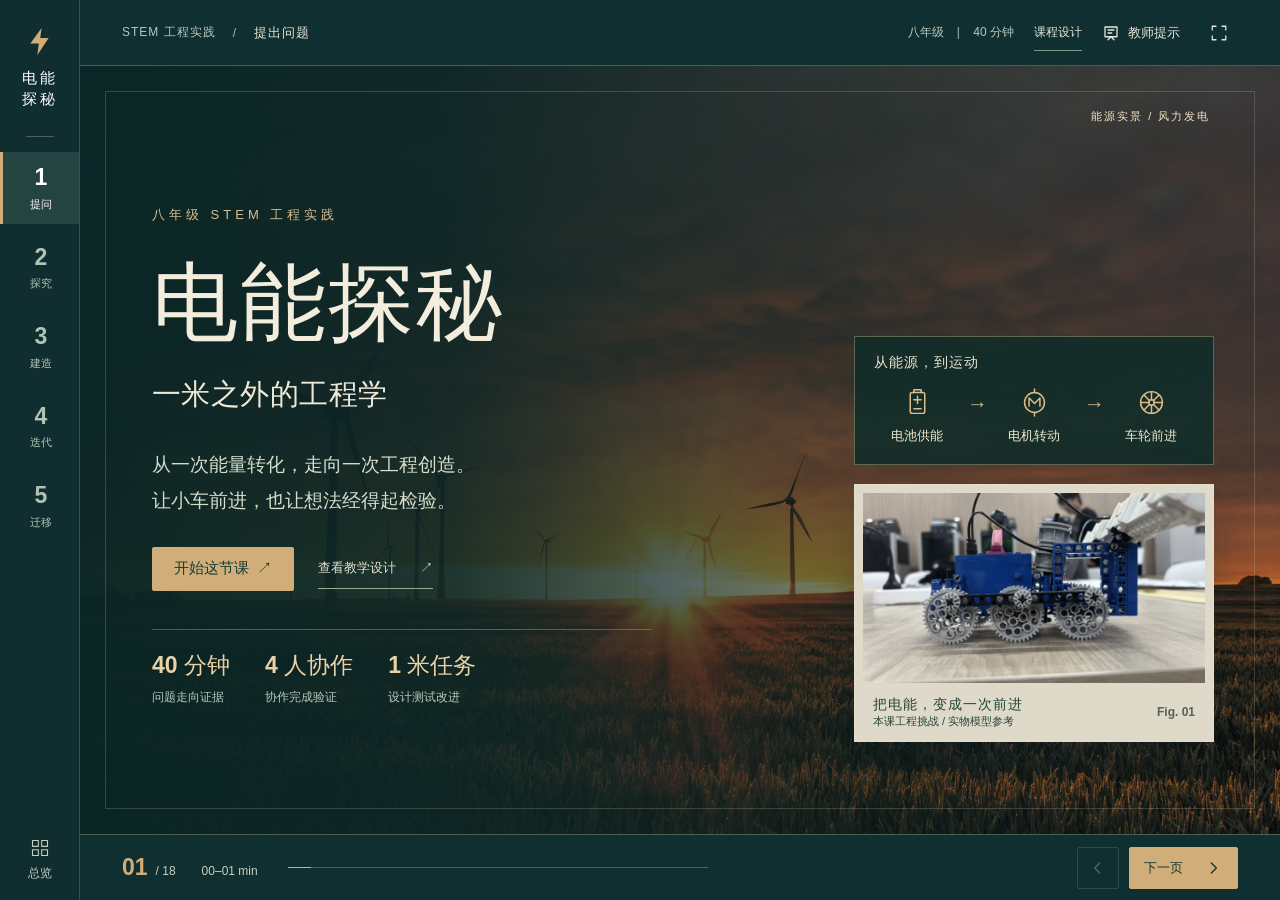
<file: index.html>
<!doctype html>
<html lang="zh-CN">
<head>
  <meta charset="UTF-8">
  <meta name="viewport" content="width=device-width,initial-scale=1">
  <meta name="theme-color" content="#10263e">
  <meta name="description" content="面向八年级的40分钟电能STEM工程实践课：理解能量、设计小车、实测比较、基于证据改进。">
  <title>电能探秘 — 一米之外的工程学</title>
  <link rel="icon" href="favicon.svg" type="image/svg+xml">
  <link rel="stylesheet" href="style.css">
  <link rel="stylesheet" href="editorial.css">
  <script src="app.js" defer></script>
  <script src="editorial.js" defer></script>
<link rel="stylesheet" href="typography.css"><link rel="stylesheet" href="hero-layout.css"></head>
<body>
  <a href="#stage" class="skip">跳到课件内容</a>
  <div class="app">
    <aside class="rail" aria-label="课程导航">
      <a class="brand" href="#1" aria-label="电能探秘首页"><svg viewBox="0 0 44 44" aria-hidden="true"><path d="M25 3 9 25h12l-2 16 16-24H23z"/></svg><span>电能<br>探秘</span></a>
      <div class="rail-line"></div>
      <nav id="chapters"></nav>
      <button id="overviewBtn" class="rail-bottom" aria-label="打开全部课件目录"><svg viewBox="0 0 24 24" aria-hidden="true"><path d="M3 3h7v7H3zM14 3h7v7h-7zM3 14h7v7H3zM14 14h7v7h-7z"/></svg><span>总览</span></button>
    </aside>
    <div class="workspace">
      <header class="topbar">
        <div class="breadcrumb"><span>STEM 工程实践</span><span class="slash">/</span><strong id="chapterLabel">提出问题</strong></div>
        <div class="top-tools">
          <span class="course-meta">八年级 <span class="divider">|</span> 40 分钟</span>
          <a class="top-link" href="教学设计与使用说明.html" target="_blank" rel="noopener">课程设计</a>
          <button class="tool" id="teacherBtn" aria-label="显示教师提示" aria-expanded="false" aria-controls="teacherPanel"><svg viewBox="0 0 24 24" aria-hidden="true"><path d="M4 4h16v13H4zM8 21l4-4 4 4M8 8h8M8 12h5"/></svg><span>教师提示</span></button>
          <button class="tool square" id="fullscreenBtn" aria-label="进入全屏"><svg viewBox="0 0 24 24" aria-hidden="true"><path d="M8 3H3v5M16 3h5v5M21 16v5h-5M3 16v5h5"/></svg></button>
        </div>
      </header>
      <main id="stage" tabindex="-1" aria-label="当前课件"></main>
      <footer class="bottom-bar">
        <div class="page-marker"><strong id="pageNum">01</strong><span>/ 18</span><span id="timeLabel" class="time-label">00–01 min</span></div>
        <div class="progress" aria-label="课程进度"><div id="progressFill"></div></div>
        <div class="controls"><button id="prevBtn" class="nav-btn" aria-label="上一页"><svg viewBox="0 0 24 24" aria-hidden="true"><path d="m14 6-6 6 6 6"/></svg></button><button id="nextBtn" class="nav-btn next" aria-label="下一页"><span>下一页</span><svg viewBox="0 0 24 24" aria-hidden="true"><path d="m10 6 6 6-6 6"/></svg></button></div>
      </footer>
    </div>
  </div>
  <aside id="teacherPanel" class="teacher-panel" hidden aria-label="教师提示">
    <div class="panel-head"><span>授课手记</span><button id="closeTeacher" class="close" aria-label="关闭教师提示">×</button></div>
    <div id="teacherContent"></div>
    <div class="panel-links"><a href="教学设计与使用说明.html" target="_blank" rel="noopener">查看完整教学设计</a><a href="工程学习单.html" target="_blank" rel="noopener">打开可打印学习单</a></div>
  </aside>
  <dialog id="overviewDialog" aria-labelledby="overviewTitle"><div class="dialog-top"><div><p class="eyebrow">一节课的工程旅程</p><h2 id="overviewTitle">课堂总览</h2></div><button class="close" id="closeOverview" aria-label="关闭目录">×</button></div><div id="overviewGrid"></div><p class="dialog-help">方向键翻页　G 打开目录　N 教师提示　F 全屏　Esc 关闭窗口</p></dialog>
  <div class="toast" id="toast" role="status" hidden></div>
</body>
</html>
</file>
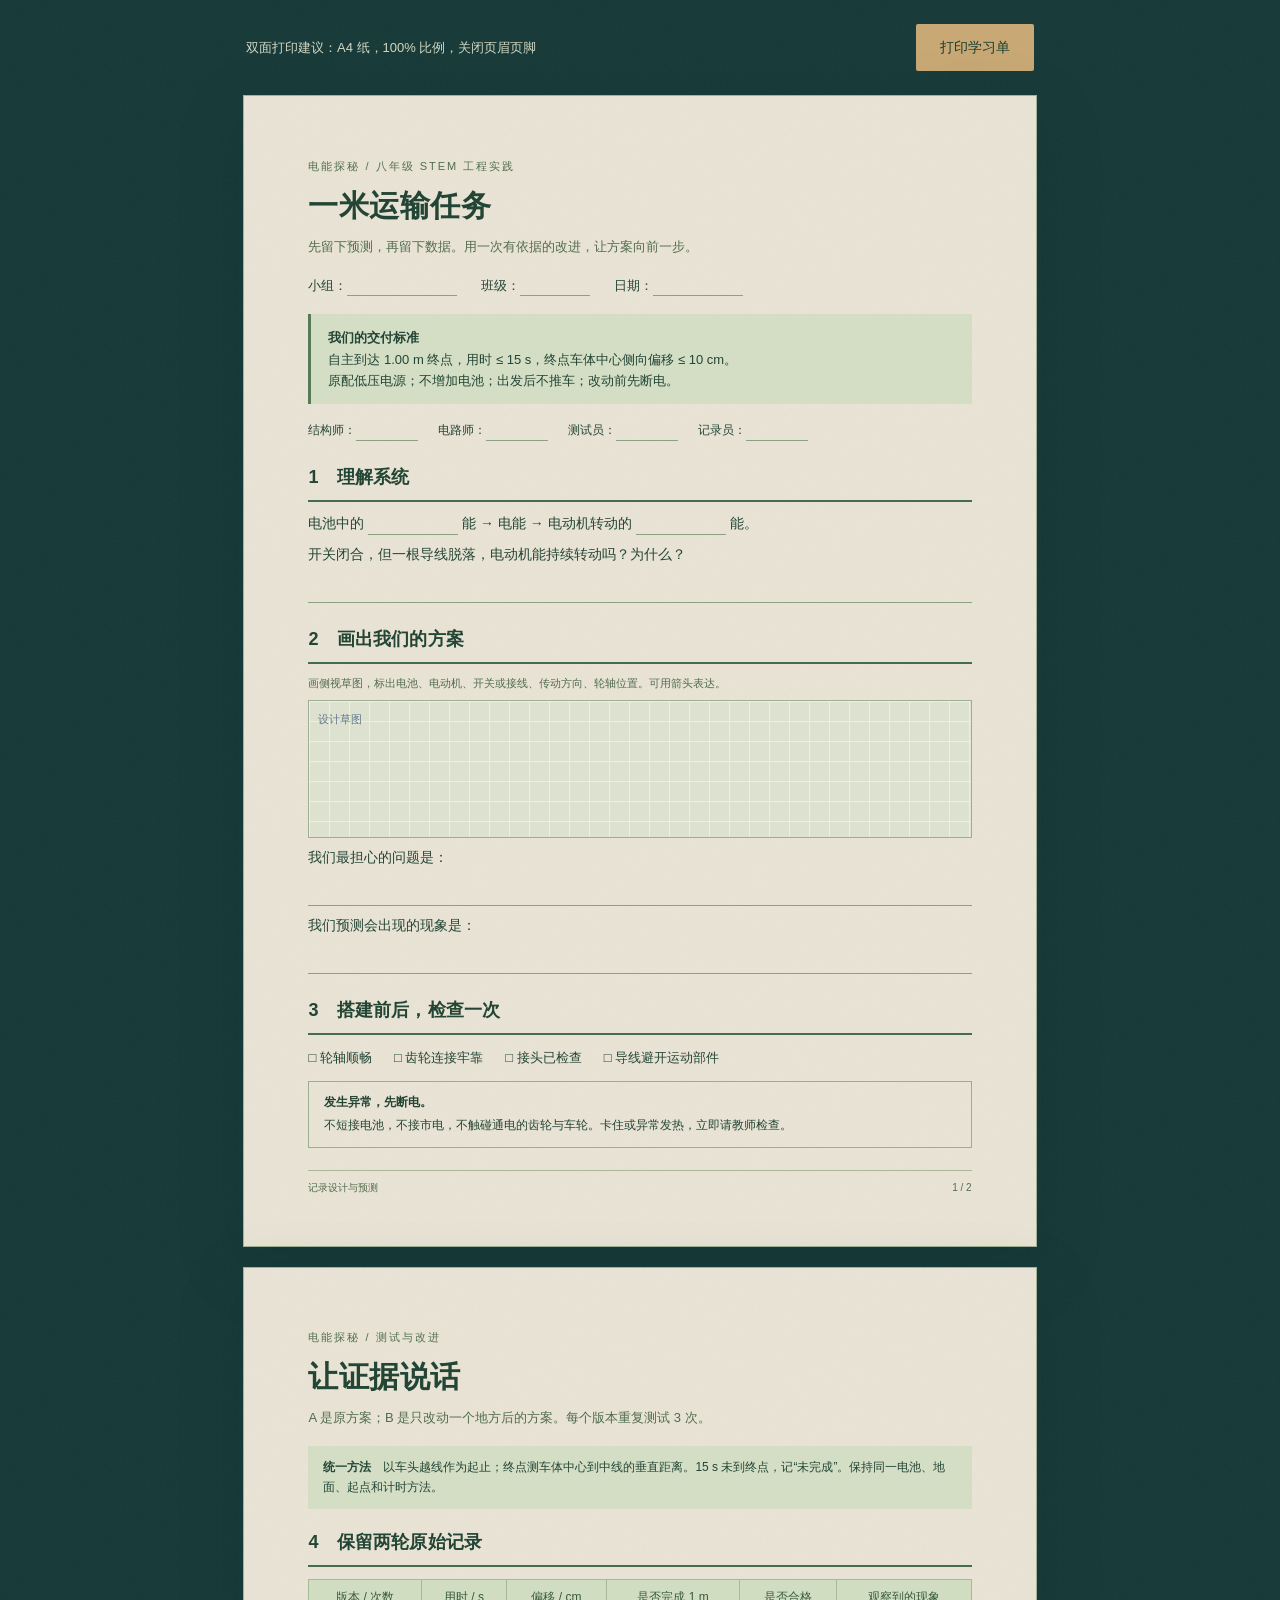
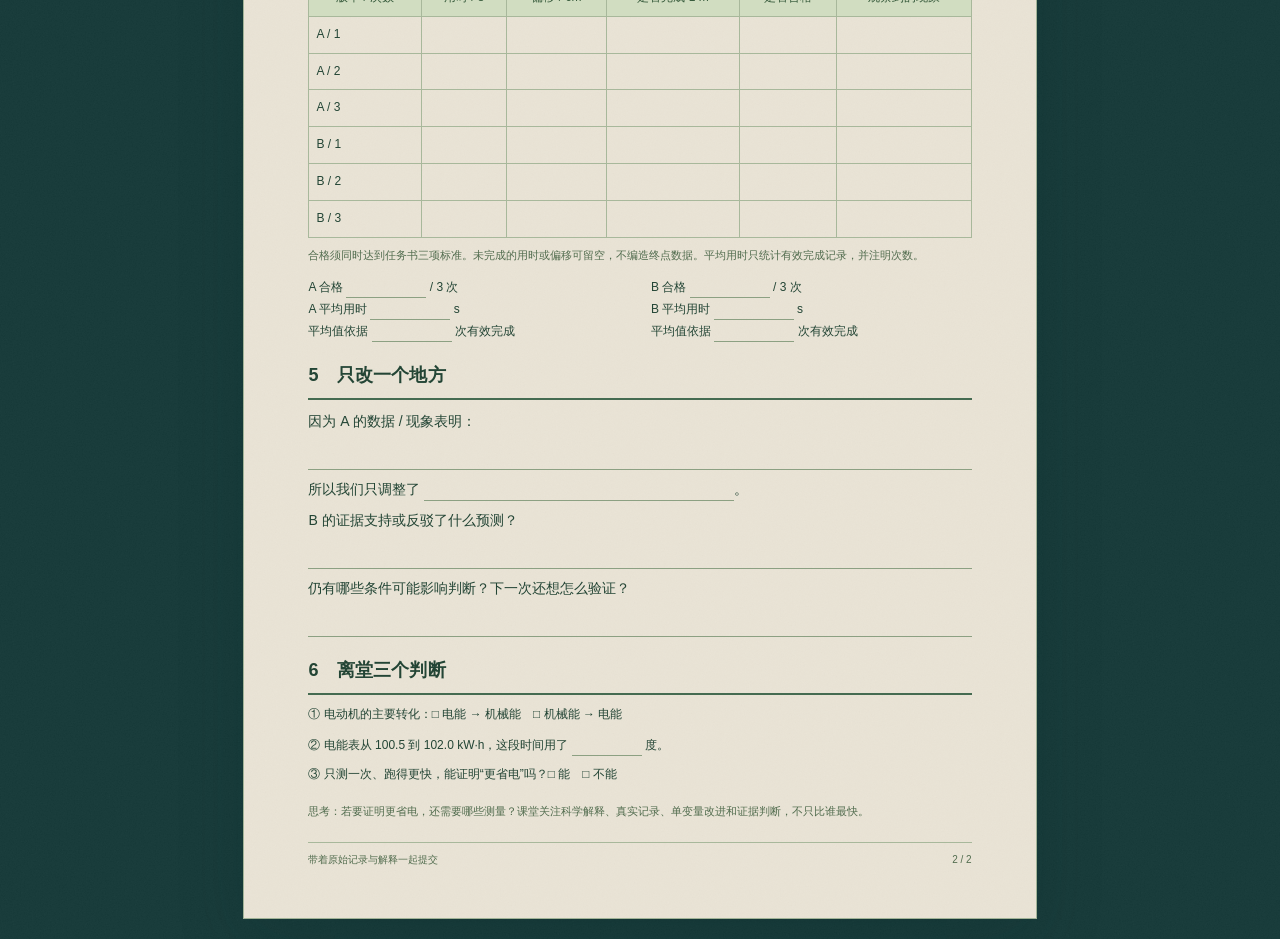
<file: 工程学习单.html>
<!doctype html><html lang="zh-CN"><head><meta charset="utf-8"><meta name="viewport" content="width=device-width,initial-scale=1"><title>电能探秘 / 工程学习单</title><link rel="icon" href="favicon.svg" type="image/svg+xml"><style>
*{box-sizing:border-box}body{margin:0;background:#e8edf3;color:#10263e;font-family:"Microsoft YaHei","PingFang SC",sans-serif;font-size:14px;line-height:1.65}.toolbar{max-width:820px;margin:24px auto;display:flex;align-items:center;justify-content:space-between;padding:0 16px;gap:18px}.toolbar span{font-size:13px;color:#53647a}.toolbar button{background:#1748bd;color:white;border:0;padding:12px 24px;border-radius:5px;font:inherit;cursor:pointer}.page{width:210mm;min-height:297mm;padding:16mm 17mm 13mm;margin:20px auto;background:white;position:relative}.kicker{font-size:11px;letter-spacing:2px;color:#1748bd;margin:0 0 10px}h1{font-size:30px;line-height:1.3;margin:0 0 9px}h2{font-size:18px;margin:22px 0 10px;padding-bottom:7px;border-bottom:2px solid #10263e}h3{font-size:14px;margin:14px 0 8px}.intro{font-size:13px;color:#53647a;margin:0 0 17px}.info{display:flex;gap:24px;flex-wrap:wrap;font-size:13px;margin-bottom:18px}.line{display:inline-block;border-bottom:1px solid #53647a;min-width:110px;height:22px;vertical-align:bottom}.mission{background:#edf2fa;border-left:3px solid #1748bd;padding:13px 17px;font-size:13px;margin:15px 0}.roles{font-size:12px;display:flex;flex-wrap:wrap;gap:8px 20px}.roles .line{min-width:62px}p{margin:8px 0}.sketch{height:138px;border:1px solid #b8c7d9;background-image:linear-gradient(#e9eef5 1px,transparent 1px),linear-gradient(90deg,#e9eef5 1px,transparent 1px);background-size:20px 20px;padding:9px;color:#65798f;font-size:11px}.write{border-bottom:1px solid #9cacbe;height:29px}.write.tall{height:39px}.hint{font-size:11px;color:#53647a}.checks{font-size:13px;display:flex;flex-wrap:wrap;gap:8px 22px;margin:12px 0}.rule{font-size:12px;padding:11px 15px;border:1px solid #c7d2df;margin-top:13px}.rule strong{display:block;margin-bottom:3px}.footer{font-size:10px;color:#65798f;display:flex;justify-content:space-between;border-top:1px solid #c7d2df;padding-top:9px;margin-top:22px}table{border-collapse:collapse;width:100%;font-size:12px;margin-top:12px}th,td{border:1px solid #aebed0;padding:8px 7px;text-align:center}th{background:#edf2fa;font-weight:500}tbody td{height:36px}td:first-child{text-align:left}.summary{display:grid;grid-template-columns:1fr 1fr;gap:22px;font-size:12px;margin:12px 0}.summary .line{min-width:80px}.exit{display:grid;gap:9px;font-size:12px}.method{font-size:12px;background:#edf2fa;padding:12px 15px;margin-top:14px}.paired{display:grid;grid-template-columns:1fr 1fr;gap:24px}.note{font-size:11px;color:#53647a;line-height:1.7}.compact h2{margin-top:19px}.bottom{margin-top:17px}
@media(max-width:850px){.page{width:calc(100% - 24px);min-height:0;padding:28px 24px}.toolbar{margin:18px auto}.summary{grid-template-columns:1fr}.paired{grid-template-columns:1fr}h1{font-size:26px}.info{gap:12px}.table-wrap{overflow:auto}table{min-width:570px}}
@media print{@page{size:A4;margin:0}body{background:white}.toolbar{display:none}.page{width:210mm;height:297mm;min-height:0;margin:0;padding:16mm 17mm 13mm;page-break-after:always;overflow:hidden}.page:last-child{page-break-after:auto}.summary,.paired{grid-template-columns:1fr 1fr}h1{font-size:30px}table{min-width:0}.table-wrap{overflow:visible}*{-webkit-print-color-adjust:exact;print-color-adjust:exact}}
@media print{body{font-size:12.5px;line-height:1.6}.page{padding:14mm 17mm 12mm}h1{font-size:28px}h2{font-size:17px;margin:18px 0 8px}.compact h2{margin-top:16px}p{margin:6px 0}.intro{font-size:12px;margin-bottom:14px}.info{margin-bottom:14px}.mission{margin:12px 0;padding:11px 15px}.sketch{height:125px}.write{height:25px}.checks{margin:10px 0}.rule{margin-top:11px}.footer{margin-top:17px}.summary{margin:9px 0}.summary .line{height:20px}.method{padding:10px 13px;margin-top:11px}tbody td{height:31px}th,td{padding:6px}.note{font-size:10px}.exit{font-size:11px;gap:7px}.bottom{margin-top:12px}}
</style><link rel="stylesheet" href="doc-editorial.css"><link rel="stylesheet" href="typography.css"></head><body><div class="toolbar"><span>双面打印建议：A4 纸，100% 比例，关闭页眉页脚</span><button onclick="window.print()">打印学习单</button></div>
<section class="page"><p class="kicker">电能探秘 / 八年级 STEM 工程实践</p><h1>一米运输任务</h1><p class="intro">先留下预测，再留下数据。用一次有依据的改进，让方案向前一步。</p><div class="info"><span>小组：<span class="line"></span></span><span>班级：<span class="line" style="min-width:70px"></span></span><span>日期：<span class="line" style="min-width:90px"></span></span></div>
<div class="mission"><strong>我们的交付标准</strong><br>自主到达 1.00 m 终点，用时 ≤ 15 s，终点车体中心侧向偏移 ≤ 10 cm。<br>原配低压电源；不增加电池；出发后不推车；改动前先断电。</div>
<div class="roles"><span>结构师：<span class="line"></span></span><span>电路师：<span class="line"></span></span><span>测试员：<span class="line"></span></span><span>记录员：<span class="line"></span></span></div>
<h2>1　理解系统</h2><p>电池中的 <span class="line" style="min-width:90px"></span> 能 → 电能 → 电动机转动的 <span class="line" style="min-width:90px"></span> 能。</p><p>开关闭合，但一根导线脱落，电动机能持续转动吗？为什么？</p><div class="write"></div>
<h2>2　画出我们的方案</h2><p class="hint">画侧视草图，标出电池、电动机、开关或接线、传动方向、轮轴位置。可用箭头表达。</p><div class="sketch">设计草图</div><p>我们最担心的问题是：</p><div class="write"></div><p>我们预测会出现的现象是：</p><div class="write"></div>
<h2>3　搭建前后，检查一次</h2><div class="checks"><span>□ 轮轴顺畅</span><span>□ 齿轮连接牢靠</span><span>□ 接头已检查</span><span>□ 导线避开运动部件</span></div><div class="rule"><strong>发生异常，先断电。</strong>不短接电池，不接市电，不触碰通电的齿轮与车轮。卡住或异常发热，立即请教师检查。</div><div class="footer"><span>记录设计与预测</span><span>1 / 2</span></div></section>
<section class="page compact"><p class="kicker">电能探秘 / 测试与改进</p><h1>让证据说话</h1><p class="intro">A 是原方案；B 是只改动一个地方后的方案。每个版本重复测试 3 次。</p><div class="method"><strong>统一方法</strong>　以车头越线作为起止；终点测车体中心到中线的垂直距离。15 s 未到终点，记“未完成”。保持同一电池、地面、起点和计时方法。</div>
<h2>4　保留两轮原始记录</h2><div class="table-wrap"><table><thead><tr><th>版本 / 次数</th><th>用时 / s</th><th>偏移 / cm</th><th>是否完成 1 m</th><th>是否合格</th><th>观察到的现象</th></tr></thead><tbody><tr><td>A / 1</td><td></td><td></td><td></td><td></td><td></td></tr><tr><td>A / 2</td><td></td><td></td><td></td><td></td><td></td></tr><tr><td>A / 3</td><td></td><td></td><td></td><td></td><td></td></tr><tr><td>B / 1</td><td></td><td></td><td></td><td></td><td></td></tr><tr><td>B / 2</td><td></td><td></td><td></td><td></td><td></td></tr><tr><td>B / 3</td><td></td><td></td><td></td><td></td><td></td></tr></tbody></table></div><p class="note">合格须同时达到任务书三项标准。未完成的用时或偏移可留空，不编造终点数据。平均用时只统计有效完成记录，并注明次数。</p><div class="summary"><div>A 合格 <span class="line"></span> / 3 次<br>A 平均用时 <span class="line"></span> s<br>平均值依据 <span class="line"></span> 次有效完成</div><div>B 合格 <span class="line"></span> / 3 次<br>B 平均用时 <span class="line"></span> s<br>平均值依据 <span class="line"></span> 次有效完成</div></div>
<h2>5　只改一个地方</h2><p>因为 A 的数据 / 现象表明：</p><div class="write"></div><p>所以我们只调整了 <span class="line" style="min-width:310px"></span>。</p><p>B 的证据支持或反驳了什么预测？</p><div class="write"></div><p>仍有哪些条件可能影响判断？下一次还想怎么验证？</p><div class="write"></div>
<h2>6　离堂三个判断</h2><div class="exit"><span>① 电动机的主要转化：□ 电能 → 机械能　□ 机械能 → 电能</span><span>② 电能表从 100.5 到 102.0 kW·h，这段时间用了 <span class="line" style="min-width:70px"></span> 度。</span><span>③ 只测一次、跑得更快，能证明“更省电”吗？□ 能　□ 不能</span></div><p class="note bottom">思考：若要证明更省电，还需要哪些测量？课堂关注科学解释、真实记录、单变量改进和证据判断，不只比谁最快。</p><div class="footer"><span>带着原始记录与解释一起提交</span><span>2 / 2</span></div></section></body></html>
</file>
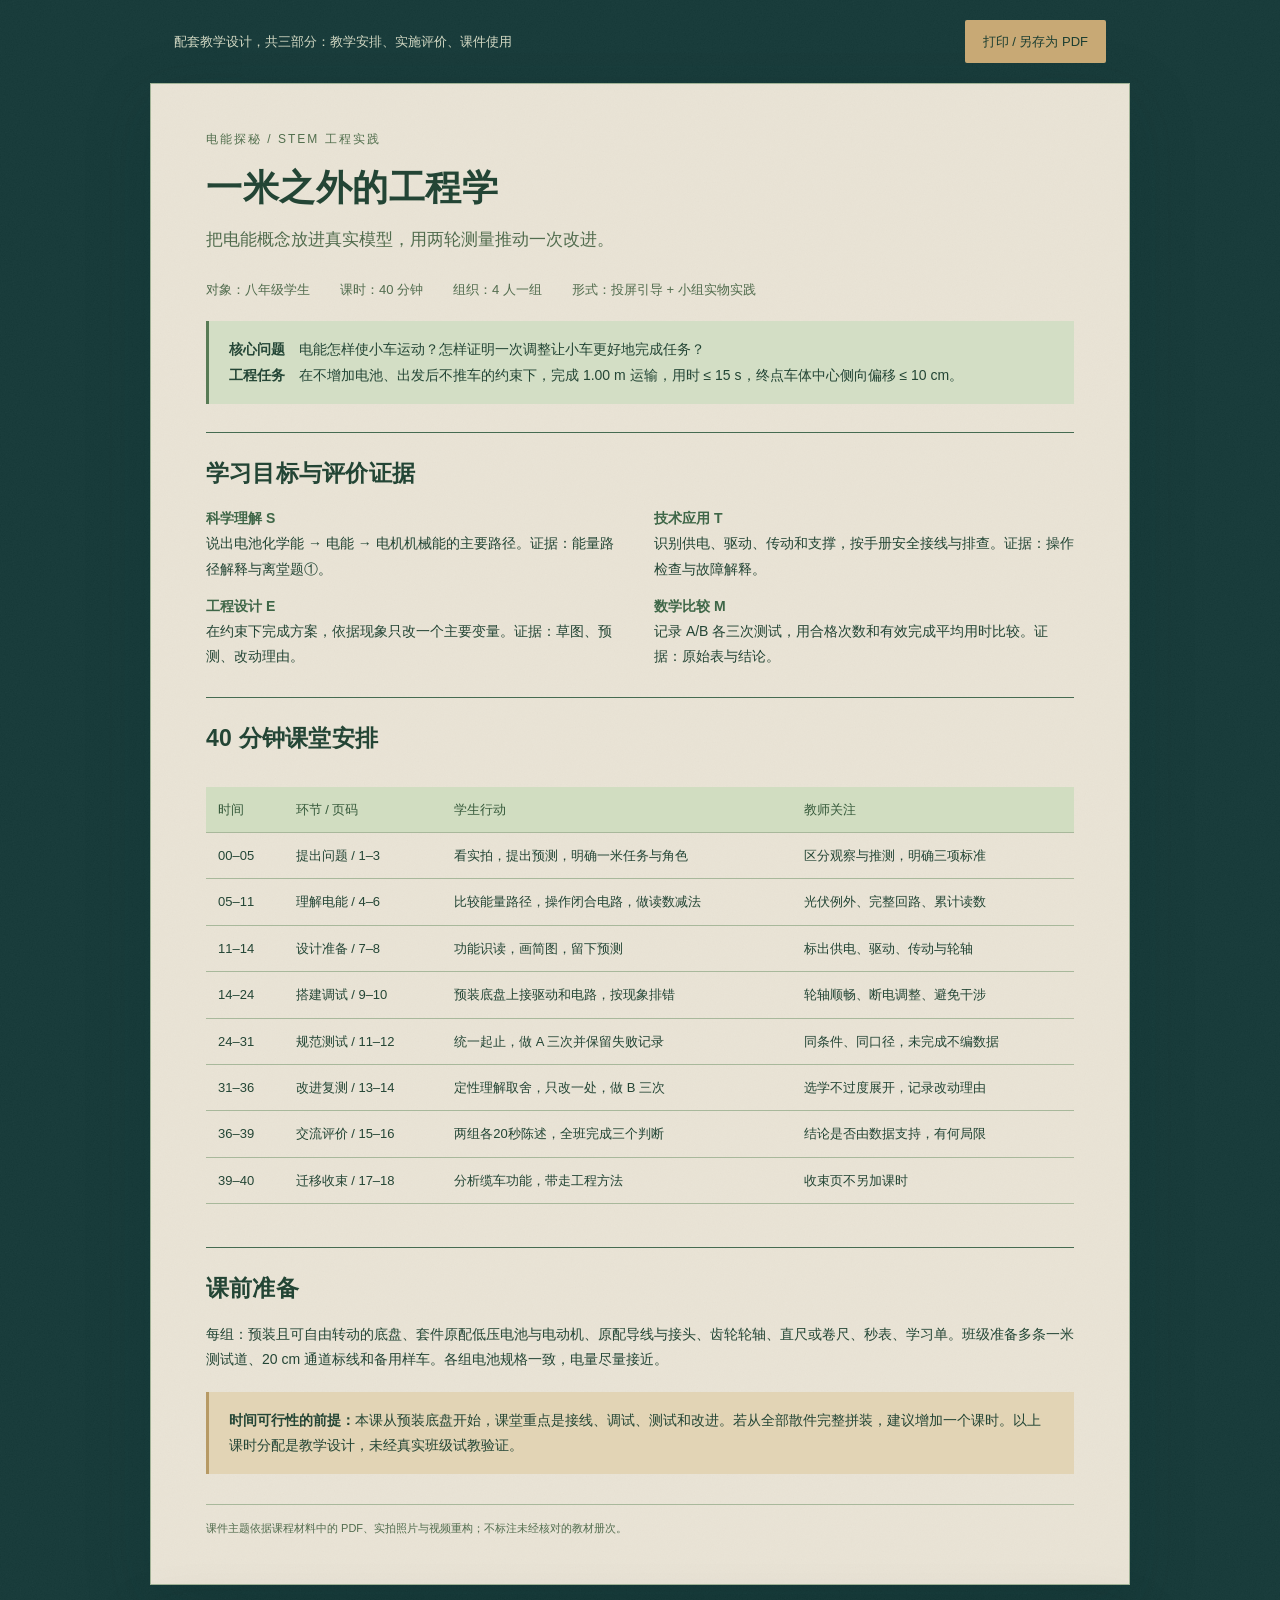
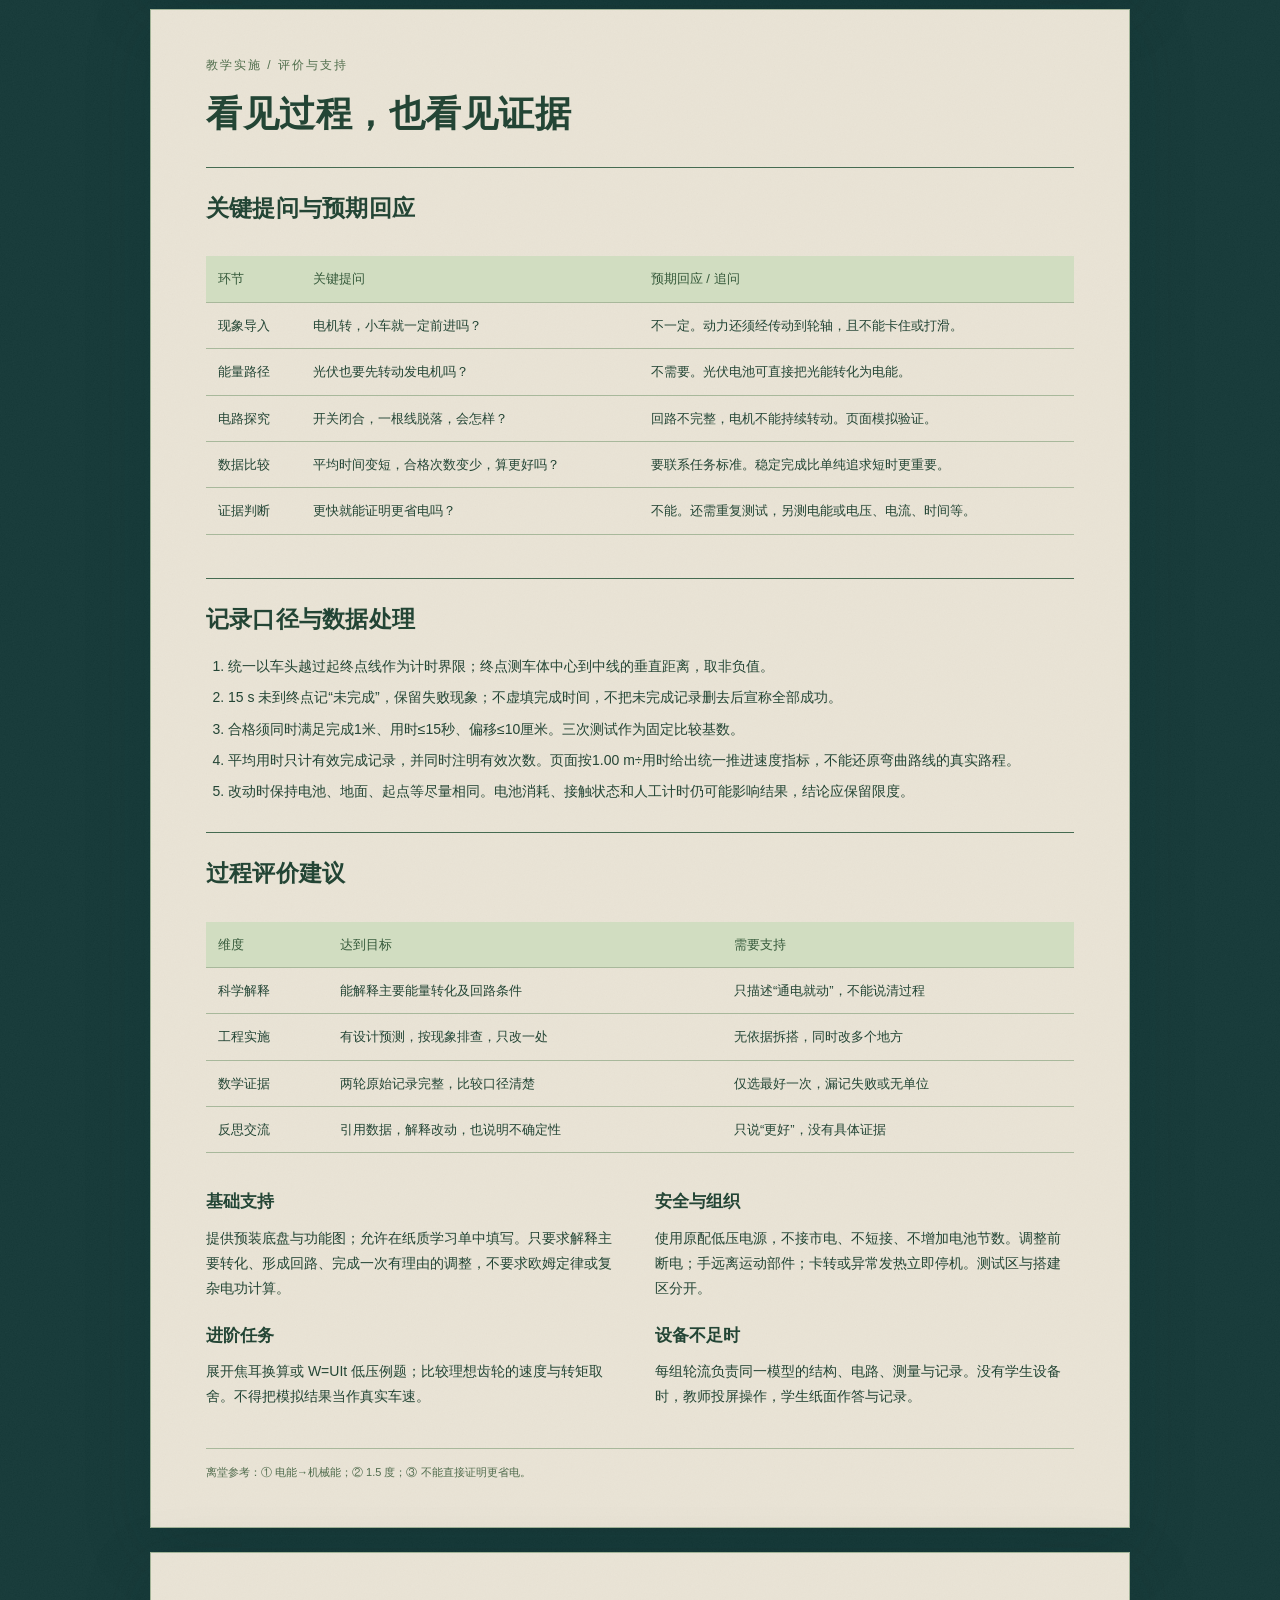
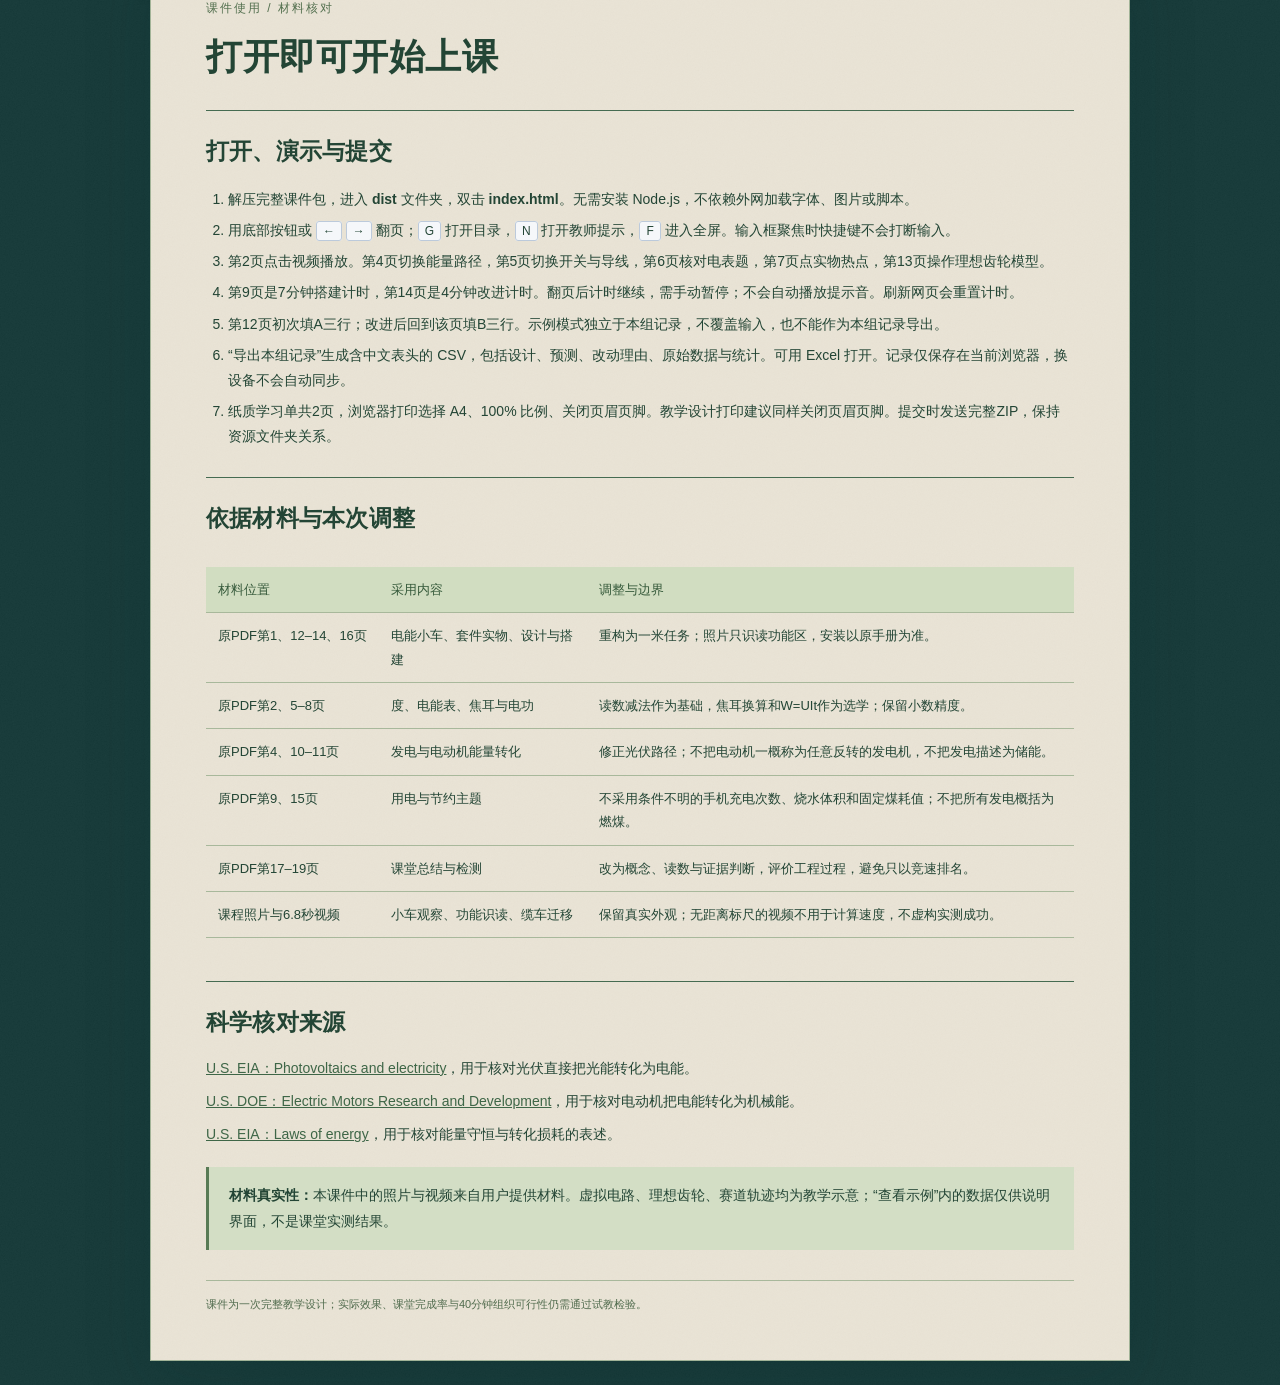
<file: 教学设计与使用说明.html>
<!doctype html><html lang="zh-CN"><head><meta charset="utf-8"><meta name="viewport" content="width=device-width,initial-scale=1"><title>电能探秘 / 教学设计与使用说明</title><link rel="icon" href="favicon.svg" type="image/svg+xml"><style>
*{box-sizing:border-box}body{font-family:"Microsoft YaHei","PingFang SC",sans-serif;line-height:1.8;background:#edf1f6;color:#10263e;margin:0}.toolbar{max-width:980px;padding:20px 24px;margin:auto;display:flex;gap:20px;align-items:center;justify-content:space-between;font-size:13px;color:#53647a}.toolbar button{background:#1748bd;color:white;font:inherit;border:0;padding:10px 18px;border-radius:4px;cursor:pointer}.sheet{max-width:980px;margin:0 auto 24px;padding:45px 55px;background:white}.eyebrow{font-size:12px;letter-spacing:2px;color:#1748bd;margin:0 0 12px}h1{font-size:36px;line-height:1.4;margin:0 0 12px}h2{font-size:23px;margin:28px 0 12px;padding-top:20px;border-top:1px solid #c7d3e2}h3{font-size:17px;margin:19px 0 7px}p{font-size:14px;margin:8px 0}.lead{font-size:17px;color:#53647a;margin-bottom:22px}.meta{display:flex;flex-wrap:wrap;gap:8px 30px;font-size:13px;color:#53647a}.callout{padding:16px 20px;background:#edf2fb;border-left:3px solid #1748bd;font-size:14px;margin:20px 0}.goals{display:grid;grid-template-columns:1fr 1fr;gap:12px 28px}.goals p{margin:0;font-size:14px}.goals strong{color:#1748bd;display:block;font-size:14px}.table-wrap{overflow:auto}table{border-collapse:collapse;width:100%;margin:15px 0;font-size:13px}th,td{text-align:left;vertical-align:top;padding:11px 12px;border-bottom:1px solid #c7d3e2}th{background:#edf2fa;font-weight:500;color:#53647a}td:first-child{white-space:nowrap}ul,ol{padding-left:22px;font-size:14px}li{margin-bottom:6px}.two{display:grid;grid-template-columns:1fr 1fr;gap:30px}a{color:#1748bd}.note{font-size:12px;color:#53647a}.steps{font-size:14px}kbd{font:12px "Microsoft YaHei",sans-serif;padding:2px 6px;border:1px solid #bccadb;border-radius:3px;background:#f5f7fa}.footer{font-size:11px;color:#65798f;border-top:1px solid #c7d3e2;margin-top:30px;padding-top:14px}.warning{border-left-color:#dfa83d;background:#faf4e9}
@media(max-width:700px){.sheet{padding:30px 22px;margin:0 12px 20px}h1{font-size:28px}.two,.goals{grid-template-columns:1fr}.toolbar{padding:18px 24px}th,td{padding:10px 8px;font-size:12px}table{min-width:620px}}
@media print{@page{size:A4;margin:15mm}body{background:white}.toolbar{display:none}.sheet{max-width:none;padding:0;margin:0 0 0;page-break-after:always}.sheet:last-child{page-break-after:auto}h1{font-size:27px}h2{font-size:18px;margin:18px 0 9px;padding-top:13px}h3{font-size:14px;margin:13px 0 5px}p,ul,ol,.steps{font-size:11px;line-height:1.8}.lead{font-size:13px;margin-bottom:14px}.goals p{font-size:11px}.goals strong{font-size:12px}.meta{font-size:11px}.callout{font-size:11px;padding:12px 15px;margin:14px 0}table{font-size:10px;min-width:0;margin:10px 0}th,td{padding:7px 8px;font-size:10px}.two,.goals{grid-template-columns:1fr 1fr;gap:15px 22px}.footer,.note{font-size:10px}.footer{margin-top:15px;padding-top:10px}tr,li,.callout{break-inside:avoid}*{-webkit-print-color-adjust:exact;print-color-adjust:exact}}
@media print{@page{size:A4;margin:12mm}h2{margin:16px 0 8px;padding-top:11px}h3{margin:11px 0 5px}th,td{padding:6px 8px}}
</style><link rel="stylesheet" href="doc-editorial.css"><link rel="stylesheet" href="typography.css"></head><body><div class="toolbar"><span>配套教学设计，共三部分：教学安排、实施评价、课件使用</span><button onclick="window.print()">打印 / 另存为 PDF</button></div>
<section class="sheet"><p class="eyebrow">电能探秘 / STEM 工程实践</p><h1>一米之外的工程学</h1><p class="lead">把电能概念放进真实模型，用两轮测量推动一次改进。</p><div class="meta"><span>对象：八年级学生</span><span>课时：40 分钟</span><span>组织：4 人一组</span><span>形式：投屏引导 + 小组实物实践</span></div>
<div class="callout"><strong>核心问题</strong>　电能怎样使小车运动？怎样证明一次调整让小车更好地完成任务？<br><strong>工程任务</strong>　在不增加电池、出发后不推车的约束下，完成 1.00 m 运输，用时 ≤ 15 s，终点车体中心侧向偏移 ≤ 10 cm。</div>
<h2>学习目标与评价证据</h2><div class="goals"><p><strong>科学理解 S</strong>说出电池化学能 → 电能 → 电机机械能的主要路径。证据：能量路径解释与离堂题①。</p><p><strong>技术应用 T</strong>识别供电、驱动、传动和支撑，按手册安全接线与排查。证据：操作检查与故障解释。</p><p><strong>工程设计 E</strong>在约束下完成方案，依据现象只改一个主要变量。证据：草图、预测、改动理由。</p><p><strong>数学比较 M</strong>记录 A/B 各三次测试，用合格次数和有效完成平均用时比较。证据：原始表与结论。</p></div>
<h2>40 分钟课堂安排</h2><div class="table-wrap"><table><thead><tr><th>时间</th><th>环节 / 页码</th><th>学生行动</th><th>教师关注</th></tr></thead><tbody><tr><td>00–05</td><td>提出问题 / 1–3</td><td>看实拍，提出预测，明确一米任务与角色</td><td>区分观察与推测，明确三项标准</td></tr><tr><td>05–11</td><td>理解电能 / 4–6</td><td>比较能量路径，操作闭合电路，做读数减法</td><td>光伏例外、完整回路、累计读数</td></tr><tr><td>11–14</td><td>设计准备 / 7–8</td><td>功能识读，画简图，留下预测</td><td>标出供电、驱动、传动与轮轴</td></tr><tr><td>14–24</td><td>搭建调试 / 9–10</td><td>预装底盘上接驱动和电路，按现象排错</td><td>轮轴顺畅、断电调整、避免干涉</td></tr><tr><td>24–31</td><td>规范测试 / 11–12</td><td>统一起止，做 A 三次并保留失败记录</td><td>同条件、同口径，未完成不编数据</td></tr><tr><td>31–36</td><td>改进复测 / 13–14</td><td>定性理解取舍，只改一处，做 B 三次</td><td>选学不过度展开，记录改动理由</td></tr><tr><td>36–39</td><td>交流评价 / 15–16</td><td>两组各20秒陈述，全班完成三个判断</td><td>结论是否由数据支持，有何局限</td></tr><tr><td>39–40</td><td>迁移收束 / 17–18</td><td>分析缆车功能，带走工程方法</td><td>收束页不另加课时</td></tr></tbody></table></div>
<h2>课前准备</h2><p>每组：预装且可自由转动的底盘、套件原配低压电池与电动机、原配导线与接头、齿轮轮轴、直尺或卷尺、秒表、学习单。班级准备多条一米测试道、20 cm 通道标线和备用样车。各组电池规格一致，电量尽量接近。</p><div class="callout warning"><strong>时间可行性的前提：</strong>本课从预装底盘开始，课堂重点是接线、调试、测试和改进。若从全部散件完整拼装，建议增加一个课时。以上课时分配是教学设计，未经真实班级试教验证。</div><div class="footer">课件主题依据课程材料中的 PDF、实拍照片与视频重构；不标注未经核对的教材册次。</div></section>
<section class="sheet"><p class="eyebrow">教学实施 / 评价与支持</p><h1>看见过程，也看见证据</h1><h2>关键提问与预期回应</h2><div class="table-wrap"><table><thead><tr><th>环节</th><th>关键提问</th><th>预期回应 / 追问</th></tr></thead><tbody><tr><td>现象导入</td><td>电机转，小车就一定前进吗？</td><td>不一定。动力还须经传动到轮轴，且不能卡住或打滑。</td></tr><tr><td>能量路径</td><td>光伏也要先转动发电机吗？</td><td>不需要。光伏电池可直接把光能转化为电能。</td></tr><tr><td>电路探究</td><td>开关闭合，一根线脱落，会怎样？</td><td>回路不完整，电机不能持续转动。页面模拟验证。</td></tr><tr><td>数据比较</td><td>平均时间变短，合格次数变少，算更好吗？</td><td>要联系任务标准。稳定完成比单纯追求短时更重要。</td></tr><tr><td>证据判断</td><td>更快就能证明更省电吗？</td><td>不能。还需重复测试，另测电能或电压、电流、时间等。</td></tr></tbody></table></div>
<h2>记录口径与数据处理</h2><ol><li>统一以车头越过起终点线作为计时界限；终点测车体中心到中线的垂直距离，取非负值。</li><li>15 s 未到终点记“未完成”，保留失败现象；不虚填完成时间，不把未完成记录删去后宣称全部成功。</li><li>合格须同时满足完成1米、用时≤15秒、偏移≤10厘米。三次测试作为固定比较基数。</li><li>平均用时只计有效完成记录，并同时注明有效次数。页面按1.00 m÷用时给出统一推进速度指标，不能还原弯曲路线的真实路程。</li><li>改动时保持电池、地面、起点等尽量相同。电池消耗、接触状态和人工计时仍可能影响结果，结论应保留限度。</li></ol>
<h2>过程评价建议</h2><div class="table-wrap"><table><thead><tr><th>维度</th><th>达到目标</th><th>需要支持</th></tr></thead><tbody><tr><td>科学解释</td><td>能解释主要能量转化及回路条件</td><td>只描述“通电就动”，不能说清过程</td></tr><tr><td>工程实施</td><td>有设计预测，按现象排查，只改一处</td><td>无依据拆搭，同时改多个地方</td></tr><tr><td>数学证据</td><td>两轮原始记录完整，比较口径清楚</td><td>仅选最好一次，漏记失败或无单位</td></tr><tr><td>反思交流</td><td>引用数据，解释改动，也说明不确定性</td><td>只说“更好”，没有具体证据</td></tr></tbody></table></div>
<div class="two"><div><h3>基础支持</h3><p>提供预装底盘与功能图；允许在纸质学习单中填写。只要求解释主要转化、形成回路、完成一次有理由的调整，不要求欧姆定律或复杂电功计算。</p><h3>进阶任务</h3><p>展开焦耳换算或 W=UIt 低压例题；比较理想齿轮的速度与转矩取舍。不得把模拟结果当作真实车速。</p></div><div><h3>安全与组织</h3><p>使用原配低压电源，不接市电、不短接、不增加电池节数。调整前断电；手远离运动部件；卡转或异常发热立即停机。测试区与搭建区分开。</p><h3>设备不足时</h3><p>每组轮流负责同一模型的结构、电路、测量与记录。没有学生设备时，教师投屏操作，学生纸面作答与记录。</p></div></div><div class="footer">离堂参考：① 电能→机械能；② 1.5 度；③ 不能直接证明更省电。</div></section>
<section class="sheet"><p class="eyebrow">课件使用 / 材料核对</p><h1>打开即可开始上课</h1><h2>打开、演示与提交</h2><ol class="steps"><li>解压完整课件包，进入 <strong>dist</strong> 文件夹，双击 <strong>index.html</strong>。无需安装 Node.js，不依赖外网加载字体、图片或脚本。</li><li>用底部按钮或 <kbd>←</kbd> <kbd>→</kbd> 翻页；<kbd>G</kbd> 打开目录，<kbd>N</kbd> 打开教师提示，<kbd>F</kbd> 进入全屏。输入框聚焦时快捷键不会打断输入。</li><li>第2页点击视频播放。第4页切换能量路径，第5页切换开关与导线，第6页核对电表题，第7页点实物热点，第13页操作理想齿轮模型。</li><li>第9页是7分钟搭建计时，第14页是4分钟改进计时。翻页后计时继续，需手动暂停；不会自动播放提示音。刷新网页会重置计时。</li><li>第12页初次填A三行；改进后回到该页填B三行。示例模式独立于本组记录，不覆盖输入，也不能作为本组记录导出。</li><li>“导出本组记录”生成含中文表头的 CSV，包括设计、预测、改动理由、原始数据与统计。可用 Excel 打开。记录仅保存在当前浏览器，换设备不会自动同步。</li><li>纸质学习单共2页，浏览器打印选择 A4、100% 比例、关闭页眉页脚。教学设计打印建议同样关闭页眉页脚。提交时发送完整ZIP，保持资源文件夹关系。</li></ol>
<h2>依据材料与本次调整</h2><div class="table-wrap"><table><thead><tr><th>材料位置</th><th>采用内容</th><th>调整与边界</th></tr></thead><tbody><tr><td>原PDF第1、12–14、16页</td><td>电能小车、套件实物、设计与搭建</td><td>重构为一米任务；照片只识读功能区，安装以原手册为准。</td></tr><tr><td>原PDF第2、5–8页</td><td>度、电能表、焦耳与电功</td><td>读数减法作为基础，焦耳换算和W=UIt作为选学；保留小数精度。</td></tr><tr><td>原PDF第4、10–11页</td><td>发电与电动机能量转化</td><td>修正光伏路径；不把电动机一概称为任意反转的发电机，不把发电描述为储能。</td></tr><tr><td>原PDF第9、15页</td><td>用电与节约主题</td><td>不采用条件不明的手机充电次数、烧水体积和固定煤耗值；不把所有发电概括为燃煤。</td></tr><tr><td>原PDF第17–19页</td><td>课堂总结与检测</td><td>改为概念、读数与证据判断，评价工程过程，避免只以竞速排名。</td></tr><tr><td>课程照片与6.8秒视频</td><td>小车观察、功能识读、缆车迁移</td><td>保留真实外观；无距离标尺的视频不用于计算速度，不虚构实测成功。</td></tr></tbody></table></div>
<h2>科学核对来源</h2><p><a href="https://www.eia.gov/energyexplained/solar/photovoltaics-and-electricity.php" target="_blank" rel="noopener">U.S. EIA：Photovoltaics and electricity</a>，用于核对光伏直接把光能转化为电能。</p><p><a href="https://www.energy.gov/cmei/vehicles/electric-motors-research-and-development" target="_blank" rel="noopener">U.S. DOE：Electric Motors Research and Development</a>，用于核对电动机把电能转化为机械能。</p><p><a href="https://www.eia.gov/energyexplained/what-is-energy/laws-of-energy.php" target="_blank" rel="noopener">U.S. EIA：Laws of energy</a>，用于核对能量守恒与转化损耗的表述。</p><div class="callout"><strong>材料真实性：</strong>本课件中的照片与视频来自用户提供材料。虚拟电路、理想齿轮、赛道轨迹均为教学示意；“查看示例”内的数据仅供说明界面，不是课堂实测结果。</div><div class="footer">课件为一次完整教学设计；实际效果、课堂完成率与40分钟组织可行性仍需通过试教检验。</div></section></body></html>
</file>
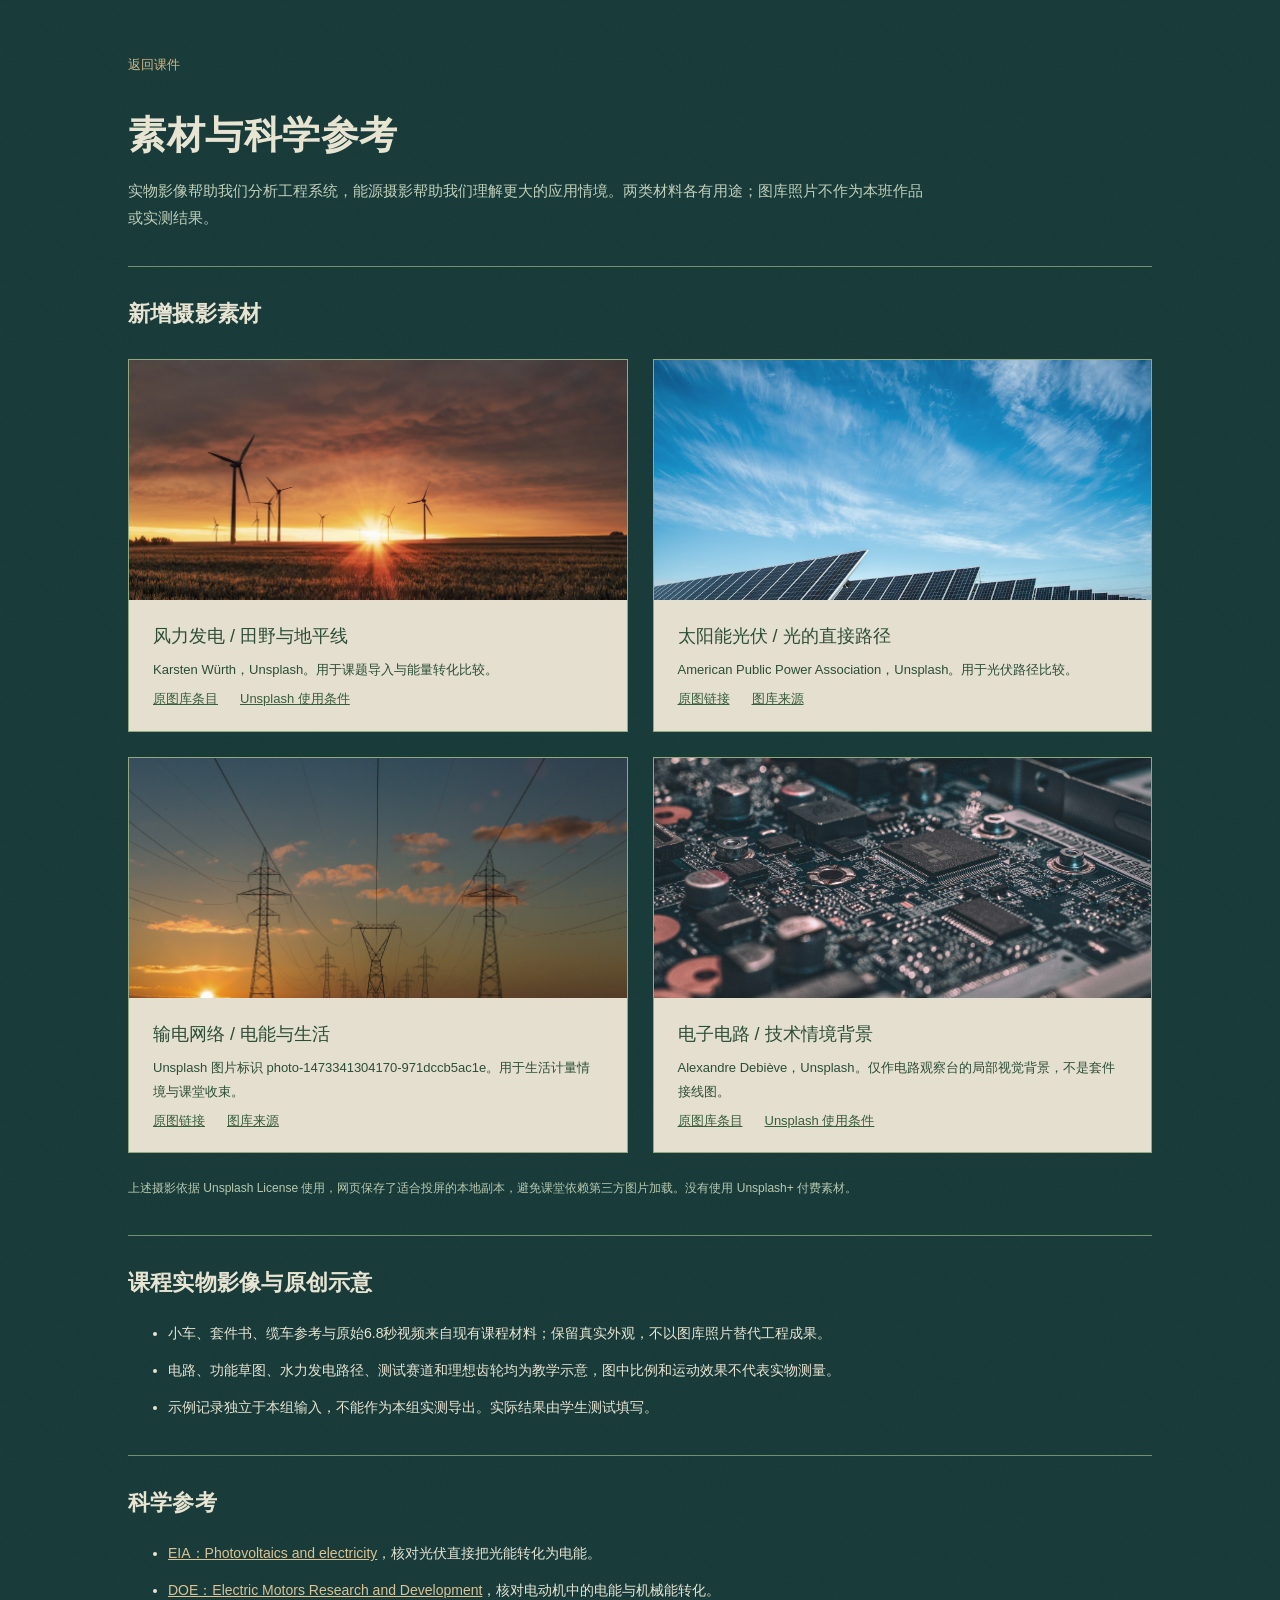
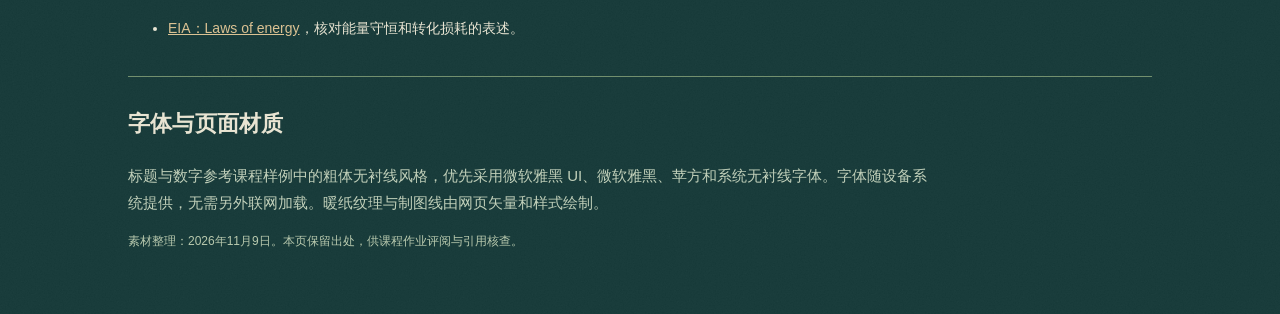
<file: 素材与参考.html>
<!doctype html><html lang="zh-CN"><head><meta charset="UTF-8"><meta name="viewport" content="width=device-width,initial-scale=1"><title>电能探秘 / 素材与科学参考</title><link rel="icon" href="favicon.svg" type="image/svg+xml"><style>
@font-face{font-family:LessonSerif;src:url('lesson-serif.ttf') format('truetype');font-weight:600;font-display:swap}*{box-sizing:border-box}body{margin:0;background:#153938 url('paper-texture.svg');color:#e8e4d2;font-family:"Microsoft YaHei","PingFang SC",sans-serif;line-height:1.8}.wrap{max-width:1100px;margin:auto;padding:50px 38px}.back{color:#d2b486;font-size:13px;text-decoration:none}h1{font:600 38px/1.5 LessonSerif,"SimSun",serif;letter-spacing:2px;margin:30px 0 14px}h2{font-size:22px;font-weight:400;border-top:1px solid #72906e;padding-top:27px;margin-top:35px}.intro{color:#c0cfb9;font-size:15px;max-width:800px}.grid{display:grid;grid-template-columns:1fr 1fr;gap:25px;margin:25px 0}.photo{margin:0;background:#e5dfcf;color:#2b4e36;border:1px solid #91a880}.photo img{width:100%;height:240px;object-fit:cover;display:block;filter:saturate(.8)}.photo figcaption{padding:20px 24px}.photo strong{font-weight:500;font-size:18px}.photo p{font-size:13px;margin:6px 0}.photo a{color:#365e3c}a{color:#dbc293}li{font-size:14px;margin:12px 0}.note{font-size:12px;color:#b8c9ae}.links{display:flex;gap:22px;flex-wrap:wrap}.links a{font-size:13px}@media(max-width:700px){.wrap{padding:32px 22px}.grid{grid-template-columns:1fr}h1{font-size:30px}.photo img{height:210px}}
</style><link rel="stylesheet" href="typography.css"></head><body><main class="wrap"><a class="back" href="index.html">返回课件</a><h1>素材与科学参考</h1><p class="intro">实物影像帮助我们分析工程系统，能源摄影帮助我们理解更大的应用情境。两类材料各有用途；图库照片不作为本班作品或实测结果。</p><h2>新增摄影素材</h2><div class="grid"><figure class="photo"><img src="energy-wind.jpg" alt="夕阳下的风力发电场"><figcaption><strong>风力发电 / 田野与地平线</strong><p>Karsten Würth，Unsplash。用于课题导入与能量转化比较。</p><div class="links"><a href="https://unsplash.com/photos/landscape-photography-of-grass-field-with-windmills-under-orange-sunset-lsJ9jHKIqHg" target="_blank" rel="noopener">原图库条目</a><a href="https://unsplash.com/license" target="_blank" rel="noopener">Unsplash 使用条件</a></div></figcaption></figure><figure class="photo"><img src="energy-solar.jpg" alt="蓝天下的太阳能光伏阵列"><figcaption><strong>太阳能光伏 / 光的直接路径</strong><p>American Public Power Association，Unsplash。用于光伏路径比较。</p><div class="links"><a href="https://images.unsplash.com/photo-1508514177221-188b1cf16e9d" target="_blank" rel="noopener">原图链接</a><a href="https://unsplash.com/s/photos/solar-panel" target="_blank" rel="noopener">图库来源</a></div></figcaption></figure><figure class="photo"><img src="energy-grid.jpg" alt="黄昏的输电线路"><figcaption><strong>输电网络 / 电能与生活</strong><p>Unsplash 图片标识 photo-1473341304170-971dccb5ac1e。用于生活计量情境与课堂收束。</p><div class="links"><a href="https://images.unsplash.com/photo-1473341304170-971dccb5ac1e" target="_blank" rel="noopener">原图链接</a><a href="https://unsplash.com/s/photos/electric-grid" target="_blank" rel="noopener">图库来源</a></div></figcaption></figure><figure class="photo"><img src="energy-circuit.jpg" alt="电子电路板局部摄影"><figcaption><strong>电子电路 / 技术情境背景</strong><p>Alexandre Debiève，Unsplash。仅作电路观察台的局部视觉背景，不是套件接线图。</p><div class="links"><a href="https://unsplash.com/photos/macro-photography-of-black-circuit-board-FO7JIlwjOtU" target="_blank" rel="noopener">原图库条目</a><a href="https://unsplash.com/license" target="_blank" rel="noopener">Unsplash 使用条件</a></div></figcaption></figure></div><p class="note">上述摄影依据 Unsplash License 使用，网页保存了适合投屏的本地副本，避免课堂依赖第三方图片加载。没有使用 Unsplash+ 付费素材。</p><h2>课程实物影像与原创示意</h2><ul><li>小车、套件书、缆车参考与原始6.8秒视频来自现有课程材料；保留真实外观，不以图库照片替代工程成果。</li><li>电路、功能草图、水力发电路径、测试赛道和理想齿轮均为教学示意，图中比例和运动效果不代表实物测量。</li><li>示例记录独立于本组输入，不能作为本组实测导出。实际结果由学生测试填写。</li></ul><h2>科学参考</h2><ul><li><a href="https://www.eia.gov/energyexplained/solar/photovoltaics-and-electricity.php" target="_blank" rel="noopener">EIA：Photovoltaics and electricity</a>，核对光伏直接把光能转化为电能。</li><li><a href="https://www.energy.gov/cmei/vehicles/electric-motors-research-and-development" target="_blank" rel="noopener">DOE：Electric Motors Research and Development</a>，核对电动机中的电能与机械能转化。</li><li><a href="https://www.eia.gov/energyexplained/what-is-energy/laws-of-energy.php" target="_blank" rel="noopener">EIA：Laws of energy</a>，核对能量守恒和转化损耗的表述。</li></ul><h2>字体与页面材质</h2><p class="intro">标题与数字参考课程样例中的粗体无衬线风格，优先采用微软雅黑 UI、微软雅黑、苹方和系统无衬线字体。字体随设备系统提供，无需另外联网加载。暖纸纹理与制图线由网页矢量和样式绘制。</p><p class="note">素材整理：2026年11月9日。本页保留出处，供课程作业评阅与引用核查。</p></main></body></html>
</file>
<file: style.css>
@charset "UTF-8";
:root{--ink:#10263e;--navy:#10263e;--paper:#f5f7fa;--white:#fff;--blue:#1748bd;--blue-soft:#e8eefb;--gold:#dfa83d;--muted:#53647a;--line:#d8e0e9;--green:#197052;--red:#ac403b;--radius:8px;font-family:"Microsoft YaHei","PingFang SC","Noto Sans CJK SC",sans-serif;color:var(--ink);background:var(--navy);font-synthesis:none}
*{box-sizing:border-box}body{margin:0}button,input,select,textarea{font:inherit}button,a,input,select,textarea{-webkit-tap-highlight-color:transparent}button{cursor:pointer}button{color:inherit}button:disabled{cursor:default;opacity:.35}a{color:var(--blue)}button:focus-visible,a:focus-visible,input:focus-visible,textarea:focus-visible,select:focus-visible{outline:3px solid var(--gold);outline-offset:4px}button svg{width:20px;height:20px;fill:none;stroke:currentColor;stroke-width:1.7;stroke-linecap:round;stroke-linejoin:round}button{border:0}button[hidden],[hidden]{display:none!important}.skip{position:fixed;left:100px;top:-60px;background:white;padding:12px;z-index:200}.skip:focus{top:10px}
.app{min-height:100vh;display:flex}.rail{width:88px;min-height:100vh;background:var(--navy);color:#d9e5f2;display:flex;flex-direction:column;align-items:center;flex-shrink:0;padding:24px 0 18px;z-index:2}.brand{color:white;text-decoration:none;display:flex;flex-direction:column;align-items:center;gap:8px;font-weight:700;line-height:1.4;font-size:15px;letter-spacing:2px}.brand svg{height:35px;width:35px;fill:var(--gold)}.rail-line{height:1px;background:#36506b;width:28px;margin:27px 0 15px}.rail nav{width:100%;display:grid;gap:8px}.chapter{background:none;width:100%;color:#a3b5c9;display:grid;place-items:center;gap:5px;padding:12px 0;border-left:3px solid transparent;font-size:12px}.chapter .n{font-size:20px;line-height:1.2;font-weight:400}.chapter.active{background:#1c3754;color:white;border-color:var(--gold)}.chapter.done .n{color:var(--gold)}.rail-bottom{margin-top:auto;display:grid;gap:7px;background:transparent;color:#bdcddd;place-items:center;font-size:12px;padding:18px 8px 0}.rail-bottom svg{height:20px;fill:none;stroke:currentColor;stroke-width:1.3}.workspace{display:flex;flex-direction:column;min-width:0;flex:1;background:var(--paper)}.topbar{height:76px;flex-shrink:0;display:flex;align-items:center;justify-content:space-between;padding:0 42px;border-bottom:1px solid var(--line);gap:20px}.breadcrumb{display:flex;gap:17px;align-items:center;font-size:14px;color:var(--muted)}.breadcrumb strong{font-weight:500;color:var(--ink)}.slash{color:#9aabba}.top-tools{display:flex;align-items:center;gap:18px}.course-meta{font-size:13px;color:var(--muted)}.divider{margin:0 10px;color:#a1afc0}.tool{background:none;display:flex;align-items:center;gap:8px;font-size:13px;padding:10px 0;white-space:nowrap}.tool.square{padding:10px}.tool[aria-expanded=true]{color:var(--blue)}
#stage{flex:1;min-height:0;outline:none;display:flex}.slide{width:100%;padding:38px 4.2% 30px;display:flex;flex-direction:column;justify-content:flex-start;position:relative;overflow:hidden;min-height:660px}.slide h1,.slide h2,.slide h3,.slide p{margin-top:0}.eyebrow{font-size:13px;letter-spacing:2px;color:var(--blue);margin-bottom:14px;font-weight:600}.slide h1{font-size:clamp(42px,4.4vw,70px);line-height:1.23;letter-spacing:1px;margin-bottom:23px;font-weight:700}.slide h2{font-size:clamp(30px,2.8vw,43px);line-height:1.35;letter-spacing:.5px;margin-bottom:12px}.slide h3{font-size:23px;line-height:1.5;margin-bottom:12px}.lead{font-size:19px;line-height:1.8;color:var(--muted);max-width:900px;margin-bottom:24px}.slide p{line-height:1.75}.slide-heading{margin-bottom:26px}.slide-heading .lead{margin-bottom:0}.content{flex:1}.split{display:grid;grid-template-columns:1fr 1fr;gap:42px;align-items:center}.split.wide-right{grid-template-columns:.82fr 1.18fr}.split.wide-left{grid-template-columns:1.15fr .85fr}.split.align-top{align-items:start}.photo{display:block;width:100%;height:100%;object-fit:cover}.photo-frame{position:relative;overflow:hidden;border-radius:var(--radius);background:#dce2e9;min-height:270px}.photo-frame figcaption{position:absolute;bottom:0;left:0;right:0;background:var(--navy);color:#e8eef5;padding:12px 18px;font-size:12px}.photo-frame img{min-height:300px}.foot-prompt{border-top:1px solid var(--line);padding-top:18px;margin-top:24px;display:flex;gap:18px;align-items:center;font-size:17px;line-height:1.6}.foot-prompt .label{color:var(--blue);font-size:13px;font-weight:700;flex-shrink:0}.big-question{font-size:31px;line-height:1.6;font-weight:600}.quiet{color:var(--muted)}.small{font-size:14px;line-height:1.7}.tiny{font-size:12px}.button{background:var(--blue);color:white;padding:12px 20px;border-radius:5px;display:inline-flex;align-items:center;justify-content:center;gap:8px;font-size:15px;text-decoration:none;min-height:44px}.button.secondary{background:transparent;color:var(--blue);border:1px solid #aebfda}.button.light{background:var(--white);color:var(--ink)}.button.gold{background:var(--gold);color:var(--ink)}.button-row{display:flex;gap:12px;align-items:center;flex-wrap:wrap}.tag{display:inline-block;background:var(--blue-soft);padding:5px 10px;border-radius:3px;color:var(--blue);font-size:13px}.reveal{padding:16px 18px;background:var(--blue-soft);border-left:3px solid var(--blue);font-size:16px;line-height:1.75;margin-top:16px}.reveal.success{background:#eaf3ef;border-color:var(--green);color:#165a42}.reveal.error{background:#fff0ec;border-color:var(--red);color:#853731}details{border-top:1px solid var(--line);padding-top:13px;margin-top:18px}summary{cursor:pointer;font-size:14px;color:var(--blue);padding:5px 0}details p{font-size:14px;color:var(--muted);margin:10px 0 0}
.bottom-bar{min-height:76px;padding:0 42px;border-top:1px solid var(--line);display:flex;align-items:center;gap:30px;background:var(--paper);flex-shrink:0}.page-marker{display:flex;align-items:baseline;gap:8px;white-space:nowrap}.page-marker strong{font-size:21px}.page-marker>span{font-size:12px;color:var(--muted)}.time-label{margin-left:18px}.progress{height:2px;max-width:420px;flex:1;background:#d4deeb}.progress>div{height:100%;background:var(--blue);transition:width .25s}.controls{margin-left:auto;display:flex;gap:10px}.nav-btn{height:42px;min-width:42px;display:flex;align-items:center;justify-content:center;background:transparent;border:1px solid #c4cfdd;border-radius:4px}.nav-btn.next{background:var(--navy);border-color:var(--navy);color:white;padding:0 14px;gap:20px;font-size:13px}
.cover{background:var(--navy);color:white;padding:0;display:grid;grid-template-columns:.9fr 1.1fr;min-height:660px}.cover-copy{padding:68px 10% 52px 12%;display:flex;flex-direction:column;align-items:flex-start;justify-content:center;position:relative}.cover .eyebrow{color:#e8bc64;font-size:14px;letter-spacing:3px}.cover h1{font-size:clamp(45px,4.7vw,74px);white-space:nowrap;margin-top:11px}.cover h1 small{display:block;font-size:clamp(22px,2.2vw,34px);font-weight:400;margin-top:20px;letter-spacing:1px}.cover .lead{font-size:17px;color:#bdcddd;margin:4px 0 32px;max-width:420px;line-height:1.9}.cover-photo{position:relative;min-height:100%;background:#ccd5df;overflow:hidden}.cover-photo img{width:100%;height:100%;position:absolute;object-fit:cover;object-position:48% 50%}.cover-annotation{position:absolute;left:30px;right:30px;bottom:28px;padding:16px 20px;background:rgba(16,38,62,.94);border-left:2px solid var(--gold);font-size:13px;display:flex;align-items:center;justify-content:space-between;gap:20px}.cover-annotation strong{font-size:18px;display:block;margin-bottom:5px}.cover .cover-note{margin-top:44px;padding-top:20px;border-top:1px solid #486078;width:100%;display:flex;gap:30px;font-size:12px;color:#a9bed4}.cover .cover-note b{display:block;color:white;font-size:16px;font-weight:500;margin-bottom:6px}.cover-line{position:absolute;top:28px;left:12%;width:38px;height:3px;background:var(--gold)}
.video-layout{display:grid;grid-template-columns:.8fr 1.2fr;gap:46px;align-items:center;flex:1}.video-wrap{background:#132638;display:flex;align-items:center;justify-content:center;height:420px;border-radius:8px;overflow:hidden;position:relative}.video-wrap video{width:100%;height:100%;object-fit:contain}.observation{padding:25px 0;border-bottom:1px solid var(--line);display:flex;gap:22px}.observation span{font-size:14px;color:var(--blue);padding-top:4px}.observation p{font-size:21px;margin:0}.video-caption{font-size:12px;color:var(--muted);margin-top:12px}
.mission-panel{background:var(--navy);color:white;padding:32px 35px;border-radius:8px}.mission-panel h3{font-size:30px;font-weight:500}.mission-panel p{color:#bdcddd;font-size:17px}.criteria{display:grid;grid-template-columns:repeat(3,1fr);gap:16px;margin:28px 0 0}.criterion{padding:20px 0;border-top:1px solid #52708f}.criterion b{font-size:32px;font-weight:500;color:#edc271;display:block;line-height:1.3;margin-bottom:8px}.criterion span{font-size:14px;color:#d3deeb}.role-list{display:grid;gap:18px}.role-list>div{display:flex;align-items:baseline;gap:22px;border-bottom:1px solid var(--line);padding-bottom:16px}.role-list b{font-size:19px;min-width:80px}.role-list span{font-size:16px;color:var(--muted)}.stem-strip{display:grid;grid-template-columns:repeat(4,1fr);margin-top:32px;border-top:1px solid var(--line);padding-top:19px;gap:18px}.stem-strip strong{display:inline-block;color:var(--blue);font-size:26px;margin-right:10px;font-weight:500}.stem-strip span{font-size:14px}
.source-tabs{display:flex;gap:9px;flex-wrap:wrap;margin-bottom:32px}.tab{background:white;border:1px solid var(--line);padding:12px 22px;border-radius:4px;font-size:16px}.tab.active{background:var(--blue);color:white;border-color:var(--blue)}.energy-flow{display:flex;gap:14px;align-items:center;justify-content:center;padding:28px 0}.energy-node{background:white;border:1px solid var(--line);border-top:3px solid var(--blue);padding:28px 20px;min-width:150px;flex:1;text-align:center;font-size:22px}.energy-node small{display:block;color:var(--muted);font-size:13px;margin-top:14px}.energy-node.end{background:var(--blue);border-color:var(--blue);color:white}.energy-node.end small{color:#e2e9fa}.flow-arrow{font-size:28px;color:var(--muted)}.source-note{display:flex;justify-content:space-between;align-items:start;gap:30px;padding:20px 24px;background:white;border-left:3px solid var(--gold);margin:15px 0 0}.source-note p{margin:0;font-size:17px}.source-note span{font-size:12px;color:var(--muted);flex-shrink:0}.conversion-mini{margin:24px 0 0;font-size:18px;display:flex;justify-content:center;gap:20px;align-items:center}.conversion-mini span{color:var(--blue)}
.circuit-board{background:#102b49;border-radius:8px;padding:22px;color:#dce7f6}.circuit-board svg{display:block;width:100%;height:auto}.wire{fill:none;stroke:#6c88ac;stroke-width:5;stroke-linecap:round;stroke-linejoin:round}.wire.live{stroke:#eac56f;stroke-dasharray:12 7;animation:flow 1.4s linear infinite}.motor-wheel{transform-origin:400px 180px}.motor-wheel.on{animation:spin 2s linear infinite}.circuit-legend{display:flex;justify-content:space-between;gap:15px;padding:0 12px 8px;font-size:12px;color:#bacde3}.toggle-row{display:flex;justify-content:space-between;align-items:center;gap:15px;padding:17px 0;border-bottom:1px solid var(--line)}.toggle-row label{font-size:17px}.switch{height:32px;width:56px;border-radius:20px;background:#9ba9bb;padding:4px;position:relative;flex-shrink:0}.switch:after{content:"";display:block;height:24px;width:24px;border-radius:50%;background:white;transition:transform .2s}.switch[aria-checked=true]{background:var(--blue)}.switch[aria-checked=true]:after{transform:translateX(24px)}.safety-line{margin-top:20px;padding-left:16px;border-left:3px solid var(--gold);font-size:15px;line-height:1.8}.safety-line strong{display:block;margin-bottom:4px}
.meter-reading{background:var(--navy);color:white;padding:25px;border-radius:8px}.meter-reading .meter-label{font-size:12px;color:#c0d0e2;display:flex;justify-content:space-between;margin-bottom:16px}.meter-digits{font-variant-numeric:tabular-nums;font-size:clamp(36px,3.8vw,58px);letter-spacing:9px;background:#dce8e1;color:#173d34;padding:12px 18px;border-radius:3px;white-space:nowrap}.meter-digits small{font-size:25px;letter-spacing:0}.readings{display:flex;gap:22px;align-items:center;justify-content:space-between;margin-top:20px;font-size:15px;color:#c0d0e2}.readings b{color:white;font-size:20px;font-weight:500}.input-row{display:flex;align-items:center;gap:10px;flex-wrap:wrap;font-size:16px;margin:16px 0}.input-row input{width:130px}.field{border:1px solid #b7c5d7;border-radius:4px;background:white;padding:11px 12px;min-width:0;color:var(--ink)}.unit-equation{font-size:32px;letter-spacing:.5px;margin:20px 0}.unit-equation small{font-size:18px;color:var(--muted)}.unit-explain{font-size:16px;color:var(--muted);margin-bottom:15px}.inline-note{font-size:13px;color:var(--muted);line-height:1.7}
.model-analysis{position:relative;overflow:hidden;height:350px;border-radius:8px;background:#dce1e8}.model-analysis img{width:100%;height:100%;object-fit:cover}.hotspot{position:absolute;width:36px;height:36px;border-radius:50%;background:var(--navy);color:white;border:2px solid white;font-size:14px;box-shadow:0 0 0 5px #ffffff33}.hotspot.active{background:var(--gold);color:var(--ink)}.hotspot:hover{outline:3px solid var(--gold)}.part-info{padding:24px 0 0;border-top:1px solid var(--line);margin-top:28px}.part-info h3{margin-bottom:8px}.part-info p{font-size:18px;color:var(--muted)}.structure-list{display:grid;gap:17px;font-size:17px}.structure-list div{display:flex;gap:15px;align-items:start}.structure-list b{color:var(--blue);font-weight:500}.structure-list span{color:var(--muted);line-height:1.7}.system-flow{padding:19px 22px;background:var(--blue-soft);font-size:17px;line-height:2;margin-top:22px}
.design-form{background:white;padding:24px 28px;border:1px solid var(--line);border-radius:8px}.design-form label{display:block;font-size:14px;color:var(--muted);margin-bottom:7px}.design-form textarea{width:100%;resize:vertical;min-height:80px;font-size:16px;line-height:1.65}.form-group{margin-bottom:17px}.form-group:last-child{margin-bottom:0}.sketch{background:white;border:1px solid var(--line);height:350px;display:flex;align-items:center;justify-content:center;position:relative;border-radius:8px}.sketch svg{width:100%;height:100%}.sketch-note{position:absolute;left:18px;bottom:15px;font-size:12px;color:var(--muted)}.one-change{font-size:20px;margin-top:20px;line-height:1.65}
.build-grid{display:grid;grid-template-columns:1.05fr 1fr;gap:46px;flex:1}.build-steps{display:grid;align-content:start}.build-step{display:flex;gap:22px;padding:18px 0;border-bottom:1px solid var(--line)}.build-step:first-child{padding-top:0}.build-step .step-num{font-size:23px;color:var(--blue);font-weight:400;min-width:25px}.build-step strong{font-size:19px;display:block;margin-bottom:5px}.build-step p{font-size:15px;color:var(--muted);margin:0}.timer-box{background:var(--navy);color:white;border-radius:8px;display:flex;flex-direction:column;justify-content:center;align-items:center;padding:26px;position:relative}.timer-label{font-size:16px;color:#bfd0e4}.timer-display{font-size:clamp(70px,8vw,116px);font-weight:300;line-height:1.3;font-variant-numeric:tabular-nums;letter-spacing:4px;margin:17px 0 21px}.timer-caption{font-size:13px;color:#bfd0e4;margin:20px 0 0!important;text-align:center}.timer-box .button.secondary{color:white;border-color:#7591b1}.timer-status{color:#edc271;font-size:14px;min-height:24px;margin-top:16px}.checks{display:flex;gap:15px;flex-wrap:wrap;margin-top:20px;font-size:14px}.checks label{display:flex;align-items:center;gap:7px}.checks input{accent-color:var(--blue);width:18px;height:18px}
.fault-choices{display:grid;gap:14px}.fault-btn{display:flex;justify-content:space-between;text-align:left;padding:18px 22px;border:1px solid var(--line);border-radius:5px;background:white;font-size:19px}.fault-btn.active{border-color:var(--blue);color:var(--blue);background:var(--blue-soft)}.fault-detail{background:white;border:1px solid var(--line);border-radius:8px;padding:30px;min-height:260px}.fault-detail h3{color:var(--blue)}.fault-detail ol{font-size:18px;line-height:1.9;padding-left:22px;margin:0}.fault-detail .small{margin-top:20px;color:var(--muted)}
.track-layout{display:grid;grid-template-columns:1.15fr .85fr;gap:38px;align-items:center}.track{background:white;border:1px solid var(--line);border-radius:8px;padding:25px 22px}.track svg{width:100%;display:block}.protocol{display:grid;gap:18px}.protocol div{padding-bottom:17px;border-bottom:1px solid var(--line)}.protocol strong{font-size:18px;display:block;margin-bottom:5px}.protocol p{font-size:15px;margin:0;color:var(--muted)}
.data-layout{display:grid;grid-template-columns:1.5fr .7fr;gap:28px;align-items:start}.table-wrap{overflow-x:auto;background:white;border:1px solid var(--line);border-radius:8px}.records{width:100%;border-collapse:collapse;min-width:550px}.records th{font-size:13px;color:var(--muted);font-weight:500;background:#edf2f8;padding:14px 10px;text-align:left;border-bottom:1px solid var(--line)}.records td{padding:10px;border-bottom:1px solid var(--line);font-size:14px}.records tr:last-child td{border-bottom:0}.records td input{width:100%;min-width:54px;padding:9px 6px;border:1px solid #c6d1df;border-radius:3px;font-size:15px}.records select{max-width:90px;border:1px solid #c6d1df;border-radius:3px;font-size:13px;padding:9px 4px;background:white}.version-badge{font-size:12px;display:block;background:var(--blue-soft);padding:4px 6px;color:var(--blue);white-space:nowrap}.version-badge.b{background:#f5ebd6;color:#75551a}.table-actions{display:flex;justify-content:space-between;gap:14px;align-items:center;margin-top:15px;flex-wrap:wrap}.record-summary{padding:24px;background:var(--navy);border-radius:8px;color:white}.record-summary h3{font-size:18px;font-weight:500;margin-bottom:18px}.stat-row{display:flex;justify-content:space-between;gap:12px;font-size:14px;margin:17px 0;align-items:baseline}.stat-row strong{font-size:22px;font-weight:500;color:#f0c56d}.chart-bars{display:flex;align-items:flex-end;gap:25px;height:120px;border-bottom:1px solid #72869f;padding:0 22px;margin:25px 0 10px}.chart-col{width:45px;max-height:100%;background:#7293e0;position:relative;min-height:2px}.chart-col.b{background:var(--gold)}.chart-col span{position:absolute;bottom:-28px;text-align:center;width:100%;font-size:13px;color:white}.chart-empty{font-size:13px;color:#c0d0e2;text-align:center;margin-top:42px!important;line-height:1.8}.record-note{font-size:13px;min-height:22px;color:var(--muted);margin-top:12px;line-height:1.7}.records td.derived{font-variant-numeric:tabular-nums}.data-warning{margin:14px 0 0;color:var(--muted);font-size:13px;line-height:1.7}.group-name{display:flex;gap:12px;align-items:center;font-size:13px;margin-bottom:16px}.group-name input{font-size:14px;max-width:170px;padding:8px 10px}.example-flag{display:inline-block;background:#fff0d3;color:#80590f;padding:5px 9px;font-size:12px;border-radius:3px;margin-left:auto}
.gear-board{background:var(--navy);color:white;padding:26px;border-radius:8px;text-align:center}.gear-board svg{max-height:230px;width:100%;overflow:visible}.gear-controls{display:flex;justify-content:center;gap:12px;margin-top:8px}.gear-controls .tab{font-size:13px;padding:10px 12px}.gear-controls .tab:not(.active){background:#213d5d;border-color:#607c9d;color:white}.gear-output{display:flex;gap:25px;justify-content:center;margin:20px 0 0;font-size:14px}.gear-output b{font-size:25px;color:#edc271;display:block;font-weight:500;margin-bottom:5px}.gear-note{font-size:12px;line-height:1.7;color:#b9cce2;margin:20px 0 0!important}.gear-driver{transform-origin:120px 120px;animation:spin 3s linear infinite}.gear-driven{transform-origin:300px 120px;animation:spinback 9s linear infinite}.tradeoff{font-size:26px;line-height:1.65}.reasoning{padding-left:20px;border-left:3px solid var(--blue);margin:20px 0}.reasoning strong{font-size:18px;display:block;margin-bottom:8px}.reasoning p{font-size:16px;color:var(--muted);margin:0}
.improve-layout{display:grid;grid-template-columns:.85fr 1.15fr;gap:42px;align-items:start}.improvement-options{display:grid;gap:13px;margin-top:24px}.improvement-options label{padding:15px;border:1px solid var(--line);background:white;border-radius:4px;display:flex;gap:12px;font-size:16px}.improvement-options input{accent-color:var(--blue);width:18px;height:18px;flex-shrink:0}.improvement-options small{display:block;font-size:12px;color:var(--muted);margin-top:5px}.improve-box{background:white;border:1px solid var(--line);padding:28px;border-radius:8px}.improve-box label{display:block;font-size:15px;margin-bottom:9px}.improve-box textarea{width:100%;min-height:95px;resize:vertical;font-size:16px;line-height:1.7}.improve-timer{display:flex;align-items:center;justify-content:space-between;border-top:1px solid var(--line);padding-top:20px;margin-top:20px;gap:15px}.improve-timer strong{font-size:19px}.talk-card{background:var(--navy);color:white;padding:34px;border-radius:8px}.talk-card p{font-size:23px;line-height:2;margin-bottom:0}.talk-card em{font-style:normal;color:#edc271;border-bottom:1px solid #7c9abb;padding:0 9px}.rubric{width:100%;border-collapse:collapse}.rubric th,.rubric td{text-align:left;border-bottom:1px solid var(--line);padding:16px 10px;font-size:15px;line-height:1.6}.rubric th{color:var(--muted);font-size:13px;font-weight:500}.rubric td:first-child{font-weight:600;white-space:nowrap}
.quiz-layout{display:grid;grid-template-columns:1fr 1fr 1fr;gap:22px}.quiz-item{background:white;padding:24px;border:1px solid var(--line);border-radius:8px}.quiz-item .q-num{font-size:13px;color:var(--blue);margin-bottom:14px}.quiz-item h3{font-size:19px;line-height:1.7;min-height:65px;margin-bottom:20px}.answer{background:none;border:1px solid var(--line);padding:12px 14px;font-size:15px;line-height:1.6;text-align:left;width:100%;border-radius:4px;margin-bottom:10px;min-height:51px;display:flex;gap:10px}.answer span{color:var(--muted);min-width:15px}.answer.correct{border-color:var(--green);background:#e7f3ed}.answer.wrong{border-color:var(--red);background:#fbeeea}.quiz-feedback{font-size:13px;line-height:1.7;margin-top:14px;min-height:65px;color:var(--muted)}.quiz-result{margin-top:22px;font-size:16px;min-height:28px}
.transfer-photo{height:330px;background:white;border:1px solid var(--line);border-radius:8px;padding:25px;display:flex;align-items:center;justify-content:center}.transfer-photo img{max-width:100%;max-height:100%;object-fit:contain}.transfer-question{font-size:25px;line-height:1.7;margin-bottom:26px}.closing{background:var(--navy);color:white;justify-content:center}.closing .eyebrow{color:#edc271}.closing h2{font-size:clamp(38px,4vw,62px);line-height:1.4;margin-bottom:28px}.closing .lead{color:#c5d5e7;font-size:21px}.closing-flow{display:flex;gap:0;flex-wrap:wrap;margin:15px 0 42px}.closing-flow span{padding:14px 22px 14px 0;border-top:1px solid #6380a0;min-width:20%;font-size:16px;color:#dbe5f1}.closing-flow b{display:block;color:#edc271;font-size:13px;font-weight:400;margin-bottom:10px}.closing-actions{display:flex;gap:14px;flex-wrap:wrap}.closing-source{font-size:12px;line-height:1.8;color:#9fb6d1;margin-top:34px;max-width:950px}.closing-source a{color:#bed3ed}.closing-source p{margin-bottom:6px}
.teacher-panel{position:fixed;right:0;top:0;bottom:0;width:410px;max-width:95vw;overflow:auto;z-index:20;background:white;box-shadow:-12px 0 50px #10263e22;border-left:1px solid var(--line);padding:25px 28px}.panel-head{display:flex;align-items:center;justify-content:space-between;padding-bottom:20px;border-bottom:1px solid var(--line);font-size:13px;color:var(--blue);letter-spacing:2px}.close{background:transparent;font-size:28px;padding:2px 10px;min-width:40px;height:40px;line-height:1;color:var(--ink)}.teacher-panel h3{font-size:24px;line-height:1.5;margin:26px 0 12px}.teacher-panel p{font-size:15px;line-height:1.85;color:var(--muted)}.teacher-panel h4{font-size:15px;margin:23px 0 8px}.teacher-panel ul{padding-left:20px;font-size:14px;line-height:1.85;color:var(--muted)}.panel-links{display:grid;gap:14px;padding-top:24px;margin-top:28px;border-top:1px solid var(--line);font-size:14px}.teacher-panel .note-time{font-size:13px;color:var(--blue);margin-top:20px}dialog{border:0;border-radius:10px;width:min(1080px,92vw);max-height:90vh;padding:32px 36px;color:var(--ink);background:var(--paper)}dialog::backdrop{background:#071b33b0;backdrop-filter:blur(3px)}.dialog-top{display:flex;align-items:start;justify-content:space-between;margin-bottom:25px}.dialog-top h2{font-size:32px;margin:0}.dialog-top .eyebrow{margin:0 0 12px}#overviewGrid{display:grid;grid-template-columns:repeat(3,1fr);gap:12px}.overview-item{padding:17px 18px;background:white;border:1px solid var(--line);text-align:left;border-radius:5px;min-height:86px}.overview-item.current{border-color:var(--blue);background:var(--blue-soft)}.overview-item span{font-size:12px;color:var(--muted);display:block;margin-bottom:8px}.overview-item strong{font-size:16px;font-weight:500;line-height:1.5}.dialog-help{font-size:12px;color:var(--muted);margin:25px 0 0}.toast{position:fixed;bottom:95px;left:50%;transform:translateX(-50%);z-index:100;background:var(--navy);color:white;box-shadow:0 4px 30px #10263e30;padding:14px 22px;border-radius:6px;font-size:14px;max-width:90vw;line-height:1.5}
@keyframes flow{to{stroke-dashoffset:-38}}@keyframes spin{to{transform:rotate(360deg)}}@keyframes spinback{to{transform:rotate(-360deg)}}
@media(min-width:1500px){.slide:not(.cover){padding-left:6%;padding-right:6%;justify-content:center}.slide{min-height:720px}.split{gap:60px}.topbar,.bottom-bar{padding-left:6%;padding-right:6%}.cover{grid-template-columns:.92fr 1.08fr}.cover-copy{padding-left:14%}.slide-heading{margin-bottom:35px}.lead{font-size:21px}.energy-node{font-size:25px}.slide .content{flex:0}}
@media(max-width:1150px){.rail{width:72px}.topbar{padding:0 25px;height:66px}.bottom-bar{padding:0 25px;min-height:66px;gap:20px}.slide{padding:30px 4% 25px;min-height:620px}.slide-heading{margin-bottom:23px}.slide h2{font-size:32px}.lead{font-size:17px}.split,.build-grid{gap:28px}.cover-copy{padding:50px 9%}.cover h1{font-size:48px}.cover h1 small{font-size:25px}.cover .lead{font-size:16px}.cover .cover-note{gap:20px}.course-meta{display:none}.energy-node{min-width:100px;padding:24px 12px;font-size:20px}.energy-flow{gap:9px}.quiz-layout{gap:15px}.quiz-item{padding:20px 17px}.quiz-item h3{font-size:18px}.records td{padding:8px 6px}.data-layout{grid-template-columns:1.5fr .7fr;gap:18px}.record-summary{padding:20px 17px}.stat-row{font-size:12px}.stat-row strong{font-size:18px}.video-wrap{height:400px}.cover-annotation{left:18px;right:18px;bottom:18px;padding:14px}.criteria{gap:10px}.criterion b{font-size:27px}}
@media(max-width:800px){.rail{width:64px;padding-top:20px}.brand{font-size:13px}.rail-line{margin:20px 0 10px}.chapter{font-size:10px;padding:10px 0}.chapter .n{font-size:18px}.topbar{height:62px;padding:0 20px}.breadcrumb{font-size:12px;gap:10px}.tool span{display:none}.top-tools{gap:8px}.slide{min-height:calc(100vh - 128px);padding:28px 25px}.slide h2{font-size:28px}.slide-heading{margin-bottom:22px}.lead{font-size:16px}.cover{grid-template-columns:1fr}.cover-copy{padding:38px 30px}.cover h1{font-size:46px}.cover h1 small{font-size:25px;margin-top:15px}.cover .lead{margin-bottom:22px}.cover .cover-note{margin-top:28px;padding-top:16px}.cover-photo{min-height:340px}.cover-line{display:none}.cover-photo img{object-position:center 54%}.split,.split.wide-right,.split.wide-left,.video-layout,.build-grid,.track-layout,.improve-layout,.data-layout{grid-template-columns:1fr;gap:25px}.video-layout{display:flex;flex-direction:column-reverse;align-items:stretch}.video-wrap{height:390px}.observation{padding:16px 0}.observation p{font-size:19px}.foot-prompt{font-size:15px;margin-top:25px}.photo-frame img{height:330px}.mission-panel{padding:27px}.stem-strip{grid-template-columns:1fr 1fr;row-gap:20px}.energy-flow{flex-wrap:wrap;justify-content:start}.energy-node{min-width:130px;flex:1}.source-tabs{margin-bottom:15px}.tab{padding:10px 15px;font-size:14px}.source-note{flex-direction:column;gap:12px}.conversion-mini{font-size:16px;gap:10px;line-height:1.7}.circuit-board{padding:18px}.circuit-legend{font-size:11px}.unit-equation{font-size:30px}.model-analysis{height:340px}.sketch{height:300px}.timer-box{padding:24px;min-height:280px}.timer-display{font-size:75px;margin:10px 0 18px}.fault-detail{min-height:230px;padding:25px}.quiz-layout{grid-template-columns:1fr}.quiz-item h3{min-height:0}.quiz-feedback{min-height:0}.quiz-item{padding:22px}.quiz-item .q-num{margin-bottom:10px}.record-summary{max-width:none}.chart-bars{height:100px;width:220px;max-width:100%;margin:20px auto 10px}.chart-empty{margin-top:38px!important}.stat-row{font-size:15px}.stat-row strong{font-size:23px}.record-summary h3{font-size:20px}.table-actions{align-items:start}.bottom-bar{position:sticky;bottom:0;z-index:3;gap:15px;padding:0 20px;min-height:66px;box-shadow:0 -5px 20px #10263e08}.time-label{display:none}.progress{max-width:none}.page-marker strong{font-size:18px}.nav-btn.next{gap:8px}.closing h2{font-size:37px}.closing .lead{font-size:18px}.closing-flow span{min-width:33%;padding-right:20px}.closing-source{margin-top:26px}.transfer-photo{height:300px}#overviewGrid{grid-template-columns:1fr 1fr}dialog{padding:26px}.overview-item{padding:14px}.overview-item strong{font-size:14px}.overview-item span{font-size:11px}.closing-flow{margin-bottom:25px}}
@media(max-width:480px){.rail{width:49px;padding-top:18px}.brand{font-size:11px;letter-spacing:1px}.brand svg{height:29px;width:29px}.chapter{padding:12px 0;font-size:9px}.chapter .n{font-size:17px}.rail-line{width:22px}.rail-bottom{font-size:10px}.topbar{padding:0 14px;height:58px}.breadcrumb>span:first-child{display:none}.breadcrumb .slash{display:none}.breadcrumb{font-size:13px}.tool{padding:10px 4px}.top-tools{gap:4px}.slide{padding:24px 18px;min-height:calc(100vh - 122px)}.slide h2{font-size:25px;line-height:1.45}.eyebrow{font-size:11px;letter-spacing:1.5px}.lead{font-size:14px;line-height:1.8}.cover{padding:0}.cover-copy{padding:35px 22px}.cover h1{font-size:40px;letter-spacing:0}.cover h1 small{font-size:21px}.cover .eyebrow{font-size:11px;letter-spacing:2px}.cover .lead{font-size:14px}.cover .cover-note{gap:15px;font-size:10px}.cover .cover-note b{font-size:13px}.cover-photo{min-height:260px}.cover-annotation strong{font-size:15px}.cover-annotation{font-size:10px;padding:12px;gap:10px}.cover-annotation>span:last-child{display:none}.button{font-size:13px;padding:11px 15px}.bottom-bar{padding:0 13px;gap:10px;min-height:64px}.progress{display:none}.page-marker{gap:5px}.nav-btn{height:38px;min-width:38px}.nav-btn.next{padding:0 10px;font-size:12px}.controls{gap:7px}.slide-heading{margin-bottom:18px}.foot-prompt{display:block;font-size:14px;padding-top:15px;margin-top:22px}.foot-prompt .label{display:block;margin-bottom:6px}.criteria{grid-template-columns:1fr;gap:0;margin-top:15px}.criterion{display:flex;gap:15px;align-items:center;padding:15px 0}.criterion b{font-size:26px;min-width:85px;margin:0}.mission-panel{padding:23px}.mission-panel h3{font-size:26px}.mission-panel p{font-size:15px}.role-list>div{gap:12px}.role-list b{font-size:16px;min-width:66px}.role-list span{font-size:14px}.stem-strip{gap:15px}.stem-strip strong{font-size:21px;margin-right:5px}.stem-strip span{font-size:12px}.video-wrap{height:340px}.observation p{font-size:17px}.observation{gap:15px}.source-tabs{gap:6px}.tab{font-size:12px;padding:10px 11px}.energy-flow{flex-direction:column;align-items:stretch;padding:15px 0}.energy-node{padding:18px;min-width:0;font-size:20px}.energy-node small{margin-top:6px}.flow-arrow{transform:rotate(90deg);font-size:21px;align-self:center;line-height:1}.source-note p{font-size:15px}.conversion-mini{display:block;text-align:center;line-height:2}.conversion-mini span{display:block}.meter-digits{font-size:37px;letter-spacing:4px;padding:10px}.meter-reading{padding:20px}.meter-digits small{font-size:19px}.readings{font-size:12px;gap:10px}.readings b{font-size:17px}.meter-reading .meter-label{font-size:11px}.unit-equation{font-size:25px}.model-analysis{height:245px}.hotspot{width:31px;height:31px;font-size:12px}.part-info p{font-size:16px}.structure-list{font-size:15px}.design-form,.improve-box{padding:20px}.one-change{font-size:17px}.build-step{gap:15px}.build-step strong{font-size:17px}.build-step p{font-size:14px}.timer-display{font-size:66px}.timer-box{padding:20px;min-height:260px}.timer-box .button{padding:11px 13px}.fault-btn{font-size:17px;padding:16px}.fault-detail ol{font-size:16px;line-height:2}.track{padding:12px}.data-warning{font-size:12px}.group-name{flex-wrap:wrap}.group-name input{max-width:155px}.table-actions .button{font-size:12px;padding:10px 12px}.gear-controls{flex-direction:column}.gear-output{font-size:12px;gap:17px}.gear-output b{font-size:22px}.tradeoff{font-size:23px}.talk-card{padding:23px}.talk-card p{font-size:19px}.rubric th,.rubric td{font-size:12px;padding:13px 7px}.transfer-question{font-size:22px}.transfer-photo{height:250px;padding:15px}.closing h2{font-size:30px}.closing .lead{font-size:16px}.closing-flow span{min-width:50%;font-size:14px}.closing-flow b{font-size:11px}.closing-source{font-size:11px}.closing-actions{gap:10px}#overviewGrid{grid-template-columns:1fr}.dialog-top h2{font-size:27px}dialog{padding:22px}.teacher-panel{padding:20px 24px}.teacher-panel h3{font-size:21px}}
@media(min-width:801px){.app{height:100dvh;min-height:0}.rail{height:100dvh;min-height:0}.workspace{height:100dvh}#stage{overflow:auto}.slide{min-height:0;flex-shrink:0}.cover{min-height:0}.slide:has(.data-layout){padding-top:25px;padding-bottom:20px}.slide:has(.data-layout) .slide-heading{margin-bottom:16px}.slide:has(.data-layout) .slide-heading .eyebrow{margin-bottom:8px}.slide:has(.data-layout) h2{font-size:34px;margin-bottom:8px}.slide:has(.data-layout) .lead{font-size:16px;line-height:1.65}.records th{padding:10px}.records td{padding:6px 10px}.records td input{padding:7px 6px}.group-name{margin-bottom:12px}.record-note{margin-top:7px}.data-warning{margin-top:8px}.record-summary{padding:22px}.chart-bars{height:105px;margin-top:22px}.chart-empty{margin-top:36px!important}.record-summary .stat-row{margin:15px 0}}
@media(min-width:801px) and (max-height:850px){.topbar{height:62px}.bottom-bar{min-height:62px}.rail{padding-top:18px;padding-bottom:12px}.brand svg{height:30px}.brand{font-size:13px;gap:5px}.rail-line{margin:18px 0 8px}.chapter{padding:9px 0}.slide{padding:24px 4% 20px}.slide-heading{margin-bottom:20px}.slide .eyebrow{font-size:12px;margin-bottom:10px}.slide h2{font-size:32px;margin-bottom:8px}.slide .lead{font-size:16px;line-height:1.65}.split,.build-grid{gap:32px}.foot-prompt{padding-top:14px;margin-top:20px;font-size:15px}.cover{padding:0}.cover-copy{padding:35px 10%}.cover h1{font-size:56px}.cover h1 small{font-size:29px}.cover .lead{font-size:16px}.cover .cover-note{margin-top:30px}.cover-photo img{object-position:center 56%}.video-wrap{height:360px}.observation{padding:20px 0}.observation p{font-size:19px}.mission-panel{padding:27px}.mission-panel h3{font-size:27px}.mission-panel p{font-size:16px}.criteria{margin-top:23px}.criterion{padding-top:16px}.criterion b{font-size:29px}.stem-strip{margin-top:25px;padding-top:15px}.role-list{gap:13px}.role-list>div{padding-bottom:12px}.energy-flow{padding:20px 0}.source-tabs{margin-bottom:22px}.conversion-mini{margin-top:20px;font-size:16px}.model-analysis{height:300px}.structure-list{gap:13px;font-size:16px}.part-info{padding-top:16px;margin-top:20px}.part-info p{font-size:16px}.system-flow{padding:13px 20px;margin-top:18px;font-size:16px}.sketch{height:310px}.design-form{padding:21px 25px}.design-form textarea{min-height:65px;font-size:15px}.form-group{margin-bottom:12px}.build-step{padding:14px 0}.build-step strong{font-size:18px}.build-step p{font-size:14px}.timer-display{font-size:90px;margin:12px 0 18px}.timer-box{padding:24px}.checks{margin-top:15px}.fault-detail{min-height:240px;padding:26px}.fault-detail ol{font-size:17px}.protocol{gap:14px}.protocol div{padding-bottom:13px}.protocol strong{font-size:16px}.protocol p{font-size:14px}.track{padding:18px}.gear-board{padding:20px}.gear-board svg{max-height:180px}.gear-output{margin-top:17px}.gear-note{margin-top:15px!important}.tradeoff{font-size:24px}.reasoning{margin:17px 0}.improve-box{padding:22px}.improve-box textarea{min-height:75px;font-size:15px}.improve-timer{padding-top:15px;margin-top:15px}.improvement-options{margin-top:20px;gap:10px}.improvement-options label{padding:13px;font-size:15px}.quiz-item{padding:20px}.quiz-item h3{font-size:18px;margin-bottom:15px;min-height:61px}.quiz-feedback{min-height:60px;font-size:12px}.quiz-item .q-num{margin-bottom:10px}.talk-card{padding:29px}.talk-card p{font-size:21px}.rubric th,.rubric td{padding:13px 10px;font-size:14px}.transfer-photo{height:290px}.closing h2{font-size:48px;margin-bottom:20px}.closing .lead{font-size:19px}.closing-flow{margin:10px 0 30px}.closing-source{margin-top:25px}.slide:has(.data-layout){padding:19px 4% 14px}.slide:has(.data-layout) .slide-heading{margin-bottom:12px}.slide:has(.data-layout) .eyebrow{font-size:11px;margin-bottom:8px}.slide:has(.data-layout) h2{font-size:30px;margin-bottom:7px}.slide:has(.data-layout) .lead{font-size:15px}.group-name{margin-bottom:10px}.group-name input{padding:6px 10px;font-size:12px}.records th{padding:8px 9px;font-size:12px}.records td{padding:4px 9px;font-size:13px}.records td input{padding:5px 6px;font-size:14px;line-height:20px}.records select{padding:6px 4px;font-size:12px}.version-badge{font-size:11px;padding:4px 6px}.table-actions{margin-top:10px}.table-actions .button{padding:9px 14px;min-height:36px;font-size:13px}.data-warning{font-size:11px;line-height:1.65;margin-top:6px}.record-note{font-size:12px;min-height:18px;margin-top:6px}.record-summary{padding:19px 20px}.record-summary h3{font-size:18px;margin-bottom:16px}.record-summary .stat-row{margin:13px 0;font-size:13px}.record-summary .stat-row strong{font-size:20px}.chart-bars{height:80px;margin:20px 0 10px}.chart-empty{font-size:12px;margin-top:34px!important;line-height:1.7}}
@media(prefers-reduced-motion:reduce){*,*:before,*:after{animation:none!important;transition:none!important;scroll-behavior:auto!important}}
@media print{.rail,.topbar,.bottom-bar,.teacher-panel,.toast,dialog{display:none!important}.workspace,.app,body{display:block;background:white}.slide{min-height:0;padding:20px;color:black;background:white}.cover{display:block}.cover-photo{height:300px}.button{display:none}.cover-copy{padding:20px;color:black}.cover .lead,.cover .eyebrow{color:black}a{color:black}.content{overflow:visible}}
.slash,.divider{color:var(--muted)}.video-wrap video{color:white}.chart-col span{background:var(--navy)}.hotspot{width:44px;height:44px;min-width:44px;min-height:44px}
</file>
<file: editorial.css>
@font-face{font-family:LessonSerif;src:url('lesson-serif.ttf') format('truetype');font-weight:600;font-style:normal;font-display:swap}
:root{--ink:#193735;--navy:#102f31;--paper:#e5dfd2;--white:#f4efe5;--surface:#f0eadf;--blue:#285d58;--blue-soft:#dce3d8;--gold:#d1ad79;--muted:#52655d;--line:#c7c8b9;--green:#276448;--red:#a04436;--radius:4px}
body{background:#102f31}.rail{background:#102d2f;width:80px;border-right:1px solid #36504b}.brand svg{fill:#d1ad79;width:31px}.brand{font-weight:500;letter-spacing:3px}.rail-line{background:#506459}.chapter{color:#b1c3b6;font-size:11px}.chapter.active{background:#244441;border-color:#d1ad79}.chapter.done .n{color:#d1ad79}.chapter .n{font-family:Georgia,serif;font-size:23px}.rail-bottom{color:#c7d1c2}.workspace{background:#e5dfd2}.topbar{background:#102f31;border-bottom-color:#486054;color:#eee8d9;height:66px}.breadcrumb{color:#b7c8bd;font-size:12px;letter-spacing:1px}.breadcrumb strong{color:#ece6d6;font-size:13px}.topbar .slash,.topbar .divider{color:#a9bbae}.course-meta{color:#b9c9bd;font-size:12px}.top-tools{gap:20px}.topbar .tool{color:#e5e6d9}.topbar .tool[aria-expanded=true]{color:#ecc48a}.top-link{color:#e2e5d8;font-size:12px;text-decoration:none;padding:9px 0;border-bottom:1px solid #7e9786;white-space:nowrap}.topbar .tool svg{width:18px;height:18px}
.slide{background-color:#e7e1d5;background-image:url('paper-texture.svg');padding:32px 4.5% 25px}.slide h2{font-family:LessonSerif,"Noto Serif SC","STSong","SimSun",serif;font-weight:600;letter-spacing:1px;font-size:39px;line-height:1.35}.slide h3{font-weight:500}.eyebrow{letter-spacing:2px;font-size:12px;font-weight:500;color:#496b5c;margin-bottom:13px}.lead{color:#4d635b;font-size:18px;line-height:1.8}.slide-heading{margin-bottom:25px}.foot-prompt{border-top-color:#aeb9a8;font-size:16px;padding-top:17px}.foot-prompt .label{font-size:12px;letter-spacing:1px;color:#285d58}.bottom-bar{background:#102f31;color:#f1eadb;border-color:#486054;min-height:66px}.page-marker strong{font-family:Georgia,serif;font-size:23px;color:#d1ad79;font-weight:400}.page-marker>span{color:#c7d0c0}.progress{background:#4a6256;height:1px}.progress>div{background:#d1ad79}.nav-btn{border-color:#748a76;color:#dfdfcf;border-radius:2px}.nav-btn.next{background:#d1ad79;border-color:#d1ad79;color:#18382f;font-weight:500}.nav-btn:disabled{opacity:.3}.button{border-radius:2px;background:#285d58;padding:12px 22px;font-weight:400;box-shadow:none}.button.secondary{border-color:#7b9782;color:#2f6253;background:transparent}.button.gold{background:#d1ad79;color:#183b32}.button.light{background:#ece6d6;color:#1a3934}.field{background:#f7f1e5;border-color:#afbaa7;border-radius:2px;color:#193735}.reveal{background:#d7dfd0;border-color:#426b57;border-radius:0}.reveal.error{background:#f0ddd1}.reveal.success{background:#d8e4d4}.tag{background:#d6ddcd;border-radius:0;color:#305a48}details{border-color:#acb9a7}summary{color:#2b5c4f}.photo-frame,.model-analysis,.video-wrap,.circuit-board,.mission-panel,.timer-box,.fault-detail,.design-form,.sketch,.track,.table-wrap,.record-summary,.gear-board,.improve-box,.talk-card,.quiz-item,.transfer-photo{border-radius:3px;box-shadow:none}
.gallery-cover{display:block;padding:0;isolation:isolate;position:relative;overflow:hidden;background:#102c2c}.hero-landscape{position:absolute;inset:0;width:100%;height:100%;object-fit:cover;object-position:62% 50%;z-index:-3}.cover-scrim{position:absolute;inset:0;background:linear-gradient(90deg,rgba(9,37,37,.98) 0%,rgba(12,38,37,.92) 31%,rgba(12,36,34,.57) 62%,rgba(12,35,32,.17) 100%);z-index:-2}.gallery-cover:after{content:"";position:absolute;inset:25px;border:1px solid #c8c9a838;z-index:-1;pointer-events:none}.gallery-cover .cover-copy{padding:50px 6% 40px;width:64%;height:100%;justify-content:center;align-items:start;z-index:1}.gallery-cover .eyebrow{color:#d8bd91;font-size:13px;letter-spacing:4px;margin-bottom:25px}.gallery-cover h1{font-family:LessonSerif,"STSong","SimSun",serif;font-weight:600;font-size:clamp(64px,6.7vw,108px);line-height:1.2;letter-spacing:8px;color:#f3eddd;white-space:nowrap;margin:0 0 20px}.gallery-cover h1 small{font-size:clamp(25px,2.3vw,38px);font-family:inherit;letter-spacing:5px;color:#eee8d7;font-weight:600;margin-top:20px}.gallery-cover .lead{font-size:19px;line-height:1.9;color:#d5ddcc;max-width:550px;margin:11px 0 28px}.cover-actions{display:flex;gap:24px;align-items:center;flex-wrap:wrap}.cover-text-link{color:#e4dfcc;font-size:13px;text-decoration:none;padding:11px 0;border-bottom:1px solid #97ac91}.cover-text-link span{padding-left:20px}.gallery-cover .cover-note{margin-top:38px;border-top:1px solid #90a58b77;padding-top:20px;gap:35px;max-width:500px;color:#b8cabb;font-size:12px}.gallery-cover .cover-note b{font-family:Georgia,"Microsoft YaHei",sans-serif;font-weight:400;font-size:23px;color:#ebd2a5;margin-bottom:8px}.hero-model{margin:0;position:absolute;right:5.5%;bottom:12%;width:30%;background:#ded9c9;padding:8px 8px 0;border:1px solid #ebe6d077;z-index:2;box-shadow:0 15px 45px #071c2250}.hero-model img{width:100%;height:190px;object-fit:cover;object-position:center 58%;display:block;filter:saturate(.76) contrast(1.02)}.hero-model figcaption{padding:13px 10px 12px;display:flex;justify-content:space-between;gap:10px;align-items:center;color:#234638;font-size:11px}.hero-model figcaption strong{font-weight:500;font-size:14px;letter-spacing:1px}.hero-model .photo-ref{font-family:Georgia,serif;color:#52634f;font-size:12px}.cover-world-caption{position:absolute;right:5.8%;top:43px;color:#f2e3c3;font-size:11px;letter-spacing:2px}
body[data-slide="2"] .slide,body[data-slide="5"] .slide,body[data-slide="9"] .slide,body[data-slide="13"] .slide,body[data-slide="16"] .slide{background-color:#193a3a;background-image:url('paper-texture.svg'),linear-gradient(#8ea3880c 1px,transparent 1px),linear-gradient(90deg,#8ea3880c 1px,transparent 1px);background-size:280px,70px 70px,70px 70px;color:#eee8d9}body:is([data-slide="2"],[data-slide="5"],[data-slide="9"],[data-slide="13"],[data-slide="16"]) .eyebrow{color:#c6ac7d}body:is([data-slide="2"],[data-slide="5"],[data-slide="9"],[data-slide="13"],[data-slide="16"]) .lead{color:#b7cbbc}body:is([data-slide="2"],[data-slide="5"],[data-slide="9"],[data-slide="13"],[data-slide="16"]) :is(.quiet,.small.quiet,.video-caption,.inline-note){color:#c1cfbe}body:is([data-slide="2"],[data-slide="5"],[data-slide="9"],[data-slide="13"],[data-slide="16"]) .foot-prompt{border-color:#6d8370;color:#d6dfcb}body:is([data-slide="2"],[data-slide="5"],[data-slide="9"],[data-slide="13"],[data-slide="16"]) .foot-prompt .label{color:#dfc193}body:is([data-slide="2"],[data-slide="5"],[data-slide="9"],[data-slide="13"],[data-slide="16"]) .button.secondary{color:#e0d5b9;border-color:#8b9e80}body:is([data-slide="2"],[data-slide="5"],[data-slide="9"],[data-slide="13"],[data-slide="16"]) .reveal{color:#f1e7cc;background:#365347;border-color:#d1ad79}
.observation{border-color:#6b8170}.observation span{color:#d1ad79;font-size:12px}.observation p{font-size:23px}.video-wrap{border:1px solid #738370;background:#09292c;box-shadow:0 16px 40px #071e222d}.video-layout{grid-template-columns:.85fr 1.15fr;gap:45px}.video-wrap video{background:#0b282c}.mission-panel{background:#254942 url('paper-texture.svg');border:1px solid #6e856c;padding:32px}.mission-panel h3{font-family:LessonSerif,"SimSun",serif;letter-spacing:2px;font-size:31px}.mission-panel p{color:#d0d9c6}.criterion{border-color:#8fa181}.criterion b{font-family:Georgia,"Microsoft YaHei",sans-serif;color:#e0bd86;font-size:35px}.criterion span{color:#d6dfc9}.role-list>div{border-color:#aebaa4}.role-list b{font-weight:500}.stem-strip{border-color:#aebaa4}.stem-strip strong{font-family:Georgia,serif;color:#446a51}.stem-strip span{font-size:14px}.criteria .tiny{color:#d2ddc8}
.energy-layout{display:grid;grid-template-columns:.95fr 1.05fr;gap:40px;align-items:stretch;min-height:375px}.energy-photo{margin:0;position:relative;overflow:hidden;background:#264941;min-height:375px;border:1px solid #7d927a}.energy-photo img{position:absolute;inset:0;width:100%;height:100%;object-fit:cover;filter:saturate(.78)}.energy-photo[data-kind="battery"] img{object-position:52% 43%;filter:saturate(.75)}.energy-photo[data-kind="water"] img{object-fit:contain;filter:none}.energy-photo figcaption{position:absolute;bottom:0;left:0;right:0;padding:17px 20px;background:#15372eea;color:#e8e5d2;display:flex;gap:15px;align-items:center;justify-content:space-between;font-size:11px}.energy-photo figcaption b{font-size:16px;display:block;font-weight:400;letter-spacing:1px;margin-bottom:4px}.photo-category{font-family:Georgia,serif;color:#d5bb8a;font-size:25px}.energy-work{display:flex;flex-direction:column;padding:4px 0 0}.source-tabs{gap:7px;margin-bottom:18px}.tab{background:#eee9dc;border-color:#aebaa4;color:#2e5140;font-size:14px;padding:10px 17px;border-radius:2px}.tab.active{background:#335e4e;border-color:#335e4e;color:#f0ebdc}.energy-flow{display:flex;flex-direction:column;align-items:stretch;padding:0;gap:0}.energy-node{display:flex;align-items:center;justify-content:space-between;background:transparent;border:0;border-bottom:1px solid #adbba5;padding:15px 2px;font-size:22px;text-align:left;min-width:0}.energy-node small{margin:0;color:#5a715b;font-size:13px}.energy-node.end{background:#3e6954;color:#f3edda;border:0;padding:16px 19px;margin-top:8px}.energy-node.end small{color:#e5e7d2}.flow-arrow{align-self:start;font-size:20px;margin:3px 0 2px 12px;transform:rotate(90deg);line-height:1}.source-note{padding:13px 0 0;border:0;background:transparent;margin:0;display:block}.source-note p{font-size:14px;line-height:1.8}.energy-footnote{font-size:11px;color:#5a705a;margin:12px 0 0}.energy-section .foot-prompt{margin-top:20px}.circuit-board{background:#0e2c30;border:1px solid #7b917b;position:relative}.circuit-board:before{content:"";display:block;height:3px;background:#b8a477;width:70px;position:absolute;top:-2px;left:24px}.circuit-legend{color:#b6cdbc}.circuit-legend span{max-width:50%}.safety-line{border-color:#c6a774;color:#d0dbc7}.safety-line strong{color:#ecd8ae}.toggle-row{border-color:#728572}.switch{background:#80978d}.switch[aria-checked=true]{background:#b19569}.circuit-board .wire.live{stroke:#d1b07c}.meter-reading{background:#294941 url('paper-texture.svg');border:1px solid #819178;border-radius:3px}.meter-reading .meter-label{color:#d6deca}.meter-digits{background:#c6d1ba;color:#203f2f;font-family:"Courier New",monospace}.readings{color:#d1dbc5}.readings b{color:#f0e6c9}.unit-equation{font-family:LessonSerif,"SimSun",serif;font-size:34px}.slide:has(.meter-reading){position:relative}.slide:has(.meter-reading):before{content:"";position:absolute;right:0;bottom:0;width:40%;height:38%;background:url('energy-grid.jpg') center 56%/cover;opacity:.055;pointer-events:none}.unit-explain{line-height:1.9}.structure-list b{color:#345c49}.model-analysis{border:1px solid #9aa991}.model-analysis img{filter:saturate(.75)}.hotspot{background:#244a3a;border-color:#efe6cb;box-shadow:0 0 0 5px #e5d7b655;border-radius:50%}.hotspot.active{background:#c4a26e;color:#17372d}.part-info{border-color:#9dad98}.system-flow{background:#d4ddcd;border-left:2px solid #4a7058;color:#36543d}.design-form{background:#f0eadc url('paper-texture.svg');border:1px solid #aebba3}.sketch{background:#e1e4d5 url('paper-texture.svg');border:1px solid #9cad96}.sketch svg rect,.sketch svg circle{fill:#e2e4d7;stroke:#4c725f}.sketch-note{color:#4e6955}.design-form label{color:#49624d}.design-form textarea{background:#f6efdf}.design-form .tiny{font-size:11px}.build-step{border-color:#6b8270}.build-step .step-num{color:#d1ad79;font-family:Georgia,serif;font-size:26px}.build-step p{color:#c3cfbc}.build-step strong{font-weight:500}.timer-box{background:#0e2d30;border:1px solid #748b75}.timer-box:before{content:"";position:absolute;inset:12px;border:1px solid #7c947642;pointer-events:none}.timer-label{color:#c6d1bd;letter-spacing:2px;font-size:14px}.timer-display{color:#e5c28b;font-family:Georgia,serif;font-weight:400;letter-spacing:5px}.timer-caption{color:#c0cdb9}.timer-status{color:#e7c58f}.timer-box .button.gold{position:relative}.checks input{accent-color:#ad9160}.fault-btn{border-color:#a8b69e;background:#eee9dc;border-radius:2px}.fault-btn.active{background:#d4dfc9;border-color:#54775a;color:#2d523b}.fault-detail{background:#f1ebdf url('paper-texture.svg');border-color:#a8b69e;border-top:3px solid #426b51}.fault-detail h3{color:#375e43}.track{background:#e1e3d3 url('paper-texture.svg');border-color:#a7b79c}.protocol div{border-color:#a7b79c}.protocol strong{color:#33583e}.protocol p{color:#536b53}.table-wrap{background:#efe9dc;border-color:#a6b398}.records th{background:#d5dfcb;color:#3e5b40;border-color:#a6b398}.records td{border-color:#bac6ac}.records td input,.records select{background:#f6efdf;border-color:#a7b99b;color:#294c36}.version-badge{color:#395b3b;background:#d5dfc9;border-radius:0}.version-badge.b{color:#79562d;background:#e8d9b8}.record-summary{background:#25493e url('paper-texture.svg');border:1px solid #6c8565}.record-summary h3{font-weight:400;letter-spacing:1px;color:#efe7d2}.stat-row strong{color:#dfbd81;font-family:Georgia,serif}.chart-col{background:#83a17c}.chart-col.b{background:#c8a369}.chart-col span{background:#25493e}.chart-bars{border-color:#819575}.chart-empty{color:#cbd6bd}.data-warning{color:#546c50}.example-flag{background:#e6d6ac;color:#6d5125}.gear-board{background:#0e2b30;border:1px solid #6f8977}.gear-controls .tab:not(.active){background:#254940;color:#d6dfca;border-color:#748c72}.gear-controls .tab.active{background:#b69b68;color:#183c31;border-color:#b69b68}.gear-note{color:#bfceb9}.gear-output b{color:#e2bf83;font-family:Georgia,serif}.reasoning{border-color:#b59b6d}.reasoning p{color:#c4d2bf}.reasoning strong{color:#e1d9bf}.tradeoff{color:#f0e5cc}.improvement-options label{background:#eee8d9;border-color:#a6b69a;border-radius:2px}.improvement-options input{accent-color:#426d4d}.improvement-options small{color:#536e50}.improve-box{background:#f0eadc url('paper-texture.svg');border-color:#a6b69a}.improve-box textarea{background:#f7efdf;border-color:#a8b79c}.improve-timer{border-color:#abb89f}.talk-card{background:#315340 url('paper-texture.svg');border-left:3px solid #b69b6d}.talk-card p{font-weight:400}.talk-card em{color:#e5c58e;border-color:#9bae88}.rubric th,.rubric td{border-color:#a6b69a}.rubric th{color:#536e50}.quiz-item{background:#254b43 url('paper-texture.svg');border:1px solid #738a73;padding:27px}.quiz-item .q-num{color:#cfb98e;letter-spacing:2px;font-size:12px}.quiz-item h3{color:#efe8d6;font-weight:400}.quiz-item .answer{background:#173b36;border:1px solid #6d8871;color:#e2e8d6;border-radius:2px;font-size:15px}.quiz-item .answer span{color:#c9b68d}.quiz-item .answer.correct{background:#425f47;border-color:#b2cca0}.quiz-item .answer.wrong{background:#704c3f;border-color:#d6ab85}.quiz-feedback{color:#c9d6c1}.quiz-result{color:#d4dcca}.transfer-photo{background:#e4e4d6 url('paper-texture.svg');border-color:#a3b497}.transfer-photo img{mix-blend-mode:multiply;filter:saturate(.7)}
.gallery-closing{background:#102d2c;color:#eee8d6;isolation:isolate;justify-content:center;padding-right:8%}.closing-landscape{position:absolute;inset:0;width:100%;height:100%;object-fit:cover;object-position:center 45%;z-index:-3;filter:saturate(.65)}.gallery-closing:before{content:"";position:absolute;inset:0;z-index:-2;background:linear-gradient(90deg,#0c302ff5 5%,#0b2b2ce8 42%,#0b262c91 100%)}.gallery-closing .eyebrow{color:#d4b588}.gallery-closing h2{font-family:LessonSerif,"SimSun",serif;font-size:61px;line-height:1.45;letter-spacing:4px}.gallery-closing .lead{font-size:20px;color:#ced7c4}.closing-flow{max-width:1000px}.closing-flow span{border-color:#9eb18b77;color:#d4dfc7;font-size:15px}.closing-flow b{color:#ddbd87}.closing-source{color:#b4c6b2;max-width:1000px;font-size:11px}.closing-source a{color:#ead2a5}.closing-actions .button{font-size:13px}.teacher-panel{background:#e9e3d5 url('paper-texture.svg');border-color:#a1b194}.panel-head{border-color:#a5b59c;color:#385e42}.teacher-panel p{color:#4e684d}.panel-links{border-color:#9eae93}.teacher-panel a{color:#305d43}.teacher-panel h3{font-family:LessonSerif,"SimSun",serif;font-size:26px}.note-time{color:#4c6f4e}.close{color:#2c513b}dialog{background:#e4dfcf url('paper-texture.svg');border:1px solid #a4b392;border-radius:4px;box-shadow:0 20px 80px #061f2555}.overview-item{background:#efe9da;border-color:#b2bda3;border-radius:2px;border-left:3px solid #6d8a63}.overview-item.current{background:#d1ddc3;border-color:#68875d}.overview-item span{color:#526c4c}.overview-item strong{font-family:LessonSerif,"SimSun",serif;font-weight:600}.dialog-top h2{font-family:LessonSerif,"SimSun",serif}.dialog-help{color:#526c4c}.toast{background:#294a3a;border:1px solid #a3b68e;border-radius:3px;color:#f0ead5}
@media(min-width:1500px){.gallery-cover .cover-copy{padding-left:7%;width:65%}.hero-model{width:29%;bottom:14%;right:5%}.hero-model img{height:230px}.gallery-cover h1{font-size:110px}.gallery-cover .lead{font-size:22px}.energy-layout{min-height:420px;gap:55px}.energy-photo{min-height:420px}.energy-node{padding:18px 2px;font-size:25px}.energy-node.end{padding:19px 22px}.source-note p{font-size:16px}}
@media(min-width:801px) and (max-height:850px){.topbar{height:58px}.bottom-bar{min-height:58px}.slide{padding:25px 4.5% 20px}.slide h2{font-size:34px}.slide .lead{font-size:16px}.slide-heading{margin-bottom:20px}.gallery-cover{padding:0}.gallery-cover .cover-copy{padding:35px 6%;width:65%}.gallery-cover h1{font-size:83px;letter-spacing:6px}.gallery-cover h1 small{font-size:30px;margin-top:16px}.gallery-cover .eyebrow{margin-bottom:20px}.gallery-cover .lead{font-size:18px;margin:10px 0 25px}.gallery-cover .cover-note{margin-top:28px;padding-top:18px}.hero-model{right:5%;bottom:13%;width:30%}.hero-model img{height:170px}.cover-world-caption{top:37px}.energy-layout{min-height:340px;gap:35px}.energy-photo{min-height:340px}.energy-node{padding:12px 2px;font-size:21px}.energy-node.end{padding:13px 16px}.source-tabs{margin-bottom:13px}.tab{padding:9px 14px;font-size:13px}.source-note p{font-size:13px}.energy-footnote{font-size:10px;margin-top:9px}.energy-section .foot-prompt{margin-top:17px}.quiz-item{padding:24px 22px}.gallery-closing h2{font-size:49px}.gallery-closing .lead{font-size:18px}.gallery-closing .closing-source{font-size:10px;margin-top:20px}.slide:has(.data-layout){padding-top:20px}.slide:has(.data-layout) h2{font-size:31px}.slide:has(.data-layout) .lead{font-size:14px}.table-actions .button{padding:9px 12px;font-size:12px}.record-summary{padding:19px 20px}.unit-equation{font-size:31px}}
@media(max-width:1150px) and (min-width:801px){.gallery-cover h1{font-size:72px}.gallery-cover h1 small{font-size:26px}.gallery-cover .lead{font-size:16px}.gallery-cover .cover-copy{width:64%}.hero-model{width:30%;right:4%}.hero-model img{height:155px}.gallery-cover .cover-note{gap:25px}.top-tools{gap:14px}.energy-layout{gap:27px}.source-tabs{gap:5px}.tab{padding:9px 11px;font-size:12px}.energy-node{font-size:20px}.energy-node small{font-size:12px}}
@media(max-width:800px){.rail{width:60px}.topbar{height:59px;padding:0 17px}.top-tools{gap:13px}.top-link{font-size:11px}.breadcrumb{letter-spacing:0}.slide{padding:28px 25px}.slide h2{font-size:30px}.slide .lead{font-size:16px}.gallery-cover{padding:0;display:block;min-height:820px}.gallery-cover:after{inset:18px}.gallery-cover .cover-copy{padding:55px 35px 315px;width:100%;height:auto;min-height:820px;justify-content:start}.gallery-cover h1{font-size:73px;letter-spacing:4px}.gallery-cover h1 small{font-size:28px;letter-spacing:2px}.gallery-cover .eyebrow{margin-bottom:22px}.gallery-cover .lead{font-size:17px;max-width:430px}.cover-scrim{background:linear-gradient(180deg,#0b2c2cdb 0%,#0b2b2ddd 46%,#0b26296b 100%)}.hero-landscape{object-position:61% 50%}.hero-model{bottom:42px;left:35px;right:auto;width:calc(100% - 70px);max-width:430px;box-shadow:0 10px 30px #071f2550}.hero-model img{height:190px;object-position:center 60%}.gallery-cover .cover-note{margin-top:27px;max-width:440px;gap:35px}.cover-world-caption{top:auto;bottom:310px;right:35px;font-size:10px}.energy-layout{grid-template-columns:1fr;gap:22px;min-height:0}.energy-photo{min-height:290px}.energy-node{padding:16px 2px;font-size:22px}.source-tabs{gap:7px;margin-bottom:16px}.tab{font-size:13px;padding:10px 15px}.source-note p{font-size:15px}.energy-footnote{font-size:11px}.energy-section .foot-prompt{margin-top:25px}.video-layout{display:flex;gap:22px}.observation p{font-size:20px}.gallery-closing h2{font-size:42px}.gallery-closing .lead{font-size:18px}.closing-landscape{object-position:63% center}.gallery-closing:before{background:#0a2b2de6}.gallery-closing .closing-source{font-size:11px}.bottom-bar{min-height:64px}.teacher-panel h3{font-size:23px}}
@media(max-width:480px){.rail{width:47px}.brand{font-size:10px;letter-spacing:1px}.chapter{font-size:9px}.chapter .n{font-size:19px}.topbar{height:56px;padding:0 14px}.topbar .breadcrumb strong{font-size:12px}.top-link{font-size:10px;padding:8px 0}.top-tools{gap:9px}.tool.square{padding:8px 0}.slide{padding:25px 20px}.slide h2{font-size:27px;letter-spacing:.3px}.slide .eyebrow{font-size:10px;letter-spacing:2px}.slide .lead{font-size:14px;line-height:1.8}.foot-prompt{font-size:14px}.gallery-cover{padding:0;min-height:775px}.gallery-cover .cover-copy{padding:45px 25px 280px;min-height:775px}.gallery-cover h1{font-size:58px;letter-spacing:3px;margin-bottom:18px}.gallery-cover h1 small{font-size:22px;letter-spacing:1px;line-height:1.5;margin-top:15px}.gallery-cover .eyebrow{font-size:10px;letter-spacing:3px;margin-bottom:22px}.gallery-cover .lead{font-size:14px;line-height:2;margin:5px 0 23px}.cover-actions{gap:20px}.cover-actions .button{padding:12px 17px;font-size:13px}.cover-text-link{font-size:11px}.cover-text-link span{padding-left:9px}.gallery-cover .cover-note{gap:23px;margin-top:28px;font-size:10px;padding-top:18px}.gallery-cover .cover-note b{font-size:18px}.hero-model{bottom:35px;left:25px;width:calc(100% - 50px);padding:6px 6px 0}.hero-model img{height:165px}.hero-model figcaption{padding:11px 7px;font-size:10px}.hero-model figcaption strong{font-size:12px}.hero-model .photo-ref{font-size:11px}.cover-world-caption{right:26px;bottom:267px;font-size:9px}.energy-photo{min-height:250px}.energy-photo figcaption{padding:14px 16px;font-size:10px}.energy-photo figcaption b{font-size:14px}.source-tabs{gap:5px}.tab{font-size:11px;padding:10px 9px}.energy-node{font-size:20px;padding:14px 2px}.energy-node small{font-size:11px}.energy-node.end{padding:14px}.source-note p{font-size:14px}.energy-footnote{font-size:10px}.mission-panel h3{font-size:27px}.criterion b{font-size:28px}.observation p{font-size:18px}.timer-display{font-size:69px}.timer-label{font-size:12px}.gallery-closing h2{font-size:35px;letter-spacing:2px}.gallery-closing .lead{font-size:16px}.gallery-closing .closing-source{font-size:10px}.closing-flow span{font-size:13px}.closing-flow b{font-size:10px}.closing-actions .button{font-size:12px;padding:11px 14px}.unit-equation{font-size:28px}.quiz-item{padding:23px 19px}.quiz-item .answer{font-size:14px}.quiz-item h3{font-size:18px}.circuit-board .circuit-legend{font-size:10px}.record-summary h3{font-size:20px}.record-summary .stat-row{font-size:14px}.table-actions .button{font-size:11px;padding:10px 11px}.topbar .tool{padding:8px 0}}
.energy-node small,.energy-footnote,.data-warning,.rubric th{color:#465f47}.instrument-label{font-size:11px;color:#d7bb8a;letter-spacing:2px;padding:0 8px 12px;display:flex;justify-content:space-between;align-items:center;gap:20px;border-bottom:1px solid #657f6a;position:relative;z-index:2}.instrument-label span{font-size:10px;letter-spacing:1px;color:#d2dcc7}.instrument-image{position:absolute;right:0;top:0;width:190px;height:85px;object-fit:cover;opacity:.2;filter:saturate(.35);pointer-events:none}.circuit-board svg{position:relative;z-index:1}.workbench-corner{position:absolute;top:23px;left:25px;font-size:10px;color:#a9be9f;letter-spacing:3px}.timer-box{padding-top:45px}.instrument-label+.instrument-image+svg{margin-top:6px}
@media print{.slide{background:white!important;color:#163a31!important}.hero-landscape,.cover-scrim,.cover-world-caption,.closing-landscape{display:none}.gallery-cover .cover-copy{padding:20px;width:100%;height:auto;min-height:0}.gallery-cover h1,.gallery-cover .eyebrow,.gallery-cover .lead,.gallery-cover .cover-note{color:#163a31}.hero-model{position:relative;left:auto;bottom:auto;width:350px;margin:20px}.gallery-closing:before{display:none}}
</file>
<file: typography.css>
/* Font direction: the supplied Major Atlas reference, with bold Chinese sans. */
:root{--course-font:"Microsoft YaHei UI","Microsoft YaHei","PingFang SC","Noto Sans CJK SC","Noto Sans SC","Source Han Sans SC",sans-serif;--course-number:"Bahnschrift","Segoe UI","Microsoft YaHei UI","Microsoft YaHei",sans-serif}
body,button,input,select,textarea{font-family:var(--course-font)}
.gallery-cover h1,.gallery-cover h1 small,.slide h2,.gallery-closing h2,.mission-panel h3,.teacher-panel h3,.overview-item strong,.dialog-top h2,.unit-equation{font-family:var(--course-font);font-weight:700}
.gallery-cover h1{font-weight:800;letter-spacing:.025em;line-height:1.18}
.gallery-cover h1 small{font-weight:700;letter-spacing:.015em;line-height:1.45}
.slide h2{font-weight:750;letter-spacing:.01em}
.gallery-closing h2{font-weight:800;letter-spacing:.015em}
.slide h3,.quiz-item h3{font-weight:600}
.mission-panel h3,.teacher-panel h3{font-weight:700}
.chapter .n,.page-marker strong,.gallery-cover .cover-note b,.criterion b,.timer-display,.stat-row strong,.gear-output b,.build-step .step-num,.hero-model .photo-ref,.photo-category{font-family:var(--course-number);font-weight:700;font-variant-numeric:tabular-nums}
.timer-display{letter-spacing:.025em;line-height:1.3}
.meter-digits{font-family:var(--course-number);font-weight:600;letter-spacing:.12em;font-variant-numeric:tabular-nums}
.brand,.breadcrumb strong,.nav-btn.next{font-weight:600}
.page h1,.sheet h1,.wrap h1{font-family:var(--course-font);font-weight:800;letter-spacing:.015em;line-height:1.4}
.page h2,.sheet h2,.wrap h2{font-family:var(--course-font);font-weight:700;letter-spacing:.01em}
@media(max-width:480px){.gallery-cover h1{letter-spacing:.01em}.gallery-cover h1 small,.slide h2,.gallery-closing h2{letter-spacing:0}.gallery-cover .cover-note b{font-size:18px}.timer-display{letter-spacing:0}}
</file>
<file: hero-layout.css>
/* Keep the introductory system diagram and the real model in one composed group. */
.hero-showcase{position:absolute;right:5.5%;bottom:12%;width:30%;display:flex;flex-direction:column;gap:19px;z-index:2}
.hero-showcase .hero-model{position:static;left:auto;right:auto;bottom:auto;width:100%;max-width:none;margin:0}
.hero-path{padding:17px 19px 18px;background:rgba(15,44,41,.87);border:1px solid #b8b18a70;color:#efe7d0}
.hero-path-title{font-size:14px;font-weight:600;letter-spacing:1px;margin:0 0 16px}
.hero-path-flow{display:grid;grid-template-columns:1fr 17px 1fr 17px 1fr;gap:7px;align-items:center}
.hero-path-step{display:flex;flex-direction:column;align-items:center;gap:9px;text-align:center;min-width:0}
.hero-path-step svg{height:29px;width:29px;fill:none;stroke:#ddbd87;stroke-width:1.65;stroke-linecap:round;stroke-linejoin:round}
.hero-path-step span{font-size:13px;font-weight:500;white-space:nowrap;line-height:1.5}
.hero-path-arrow{font-size:21px;font-weight:400;color:#c6b282;text-align:center;padding-bottom:26px}
@media(min-width:1500px){.hero-showcase{right:5%;bottom:14%;width:29%;gap:23px}.hero-path{padding:20px 24px 22px}.hero-path-title{font-size:15px;margin-bottom:19px}.hero-path-step span{font-size:15px}.hero-path-step svg{width:33px;height:33px}}
@media(min-width:801px) and (max-height:850px){.hero-showcase{right:5%;bottom:13%;width:30%;gap:16px}.hero-path{padding:14px 16px 15px}.hero-path-title{margin-bottom:12px;font-size:13px}.hero-path-step{gap:7px}.hero-path-step svg{height:25px;width:25px}.hero-path-step span{font-size:12px}}
@media(max-width:1150px) and (min-width:801px){.hero-showcase{right:4%;width:32%}.hero-path{padding:14px}.hero-path-step span{font-size:11px}.hero-path-flow{gap:5px}}
@media(max-width:800px){.gallery-cover{min-height:970px}.gallery-cover .cover-copy{min-height:970px;padding-bottom:450px}.hero-showcase{left:35px;right:auto;bottom:35px;width:calc(100% - 70px);max-width:430px;gap:17px}.hero-path{padding:16px 18px}.hero-path-title{font-size:13px;margin-bottom:14px}.hero-path-step span{font-size:13px}.hero-path-step svg{width:27px;height:27px}.cover-world-caption{top:25px;bottom:auto;right:35px;font-size:9px}}
@media(max-width:480px){.gallery-cover{min-height:925px}.gallery-cover .cover-copy{min-height:925px;padding-bottom:430px}.hero-showcase{left:25px;width:calc(100% - 50px);max-width:none;bottom:35px;gap:14px}.hero-path{padding:14px 13px 15px}.hero-path-title{font-size:12px;margin-bottom:12px}.hero-path-flow{gap:4px;grid-template-columns:1fr 14px 1fr 14px 1fr}.hero-path-step{gap:7px}.hero-path-step svg{height:24px;width:24px}.hero-path-step span{font-size:11px}.hero-path-arrow{font-size:17px;padding-bottom:23px}.cover-world-caption{right:26px}}
@media print{.hero-showcase{position:static;width:350px;max-width:100%;margin:20px;display:block}.hero-path{display:none}.gallery-cover,.gallery-cover .cover-copy{min-height:0}}
</file>
<file: doc-editorial.css>
@font-face{font-family:LessonSerif;src:url('lesson-serif.ttf') format('truetype');font-weight:600;font-display:swap}
@media screen{body{background:#153938 url('paper-texture.svg');color:#234535}.toolbar{color:#d2d8c3}.toolbar span{color:#d2d8c3}.toolbar button{background:#c8a975;color:#1c3e31;border-radius:2px}.page,.sheet{background:#e9e3d5 url('paper-texture.svg');border:1px solid #a1b397;box-shadow:0 20px 60px #08292a35}h1,h2{font-family:LessonSerif,"SimSun",serif;font-weight:600}h2{border-color:#456b51}.eyebrow,.kicker{color:#526f4e}.lead,.intro,.meta,.hint,.note,.footer,.toolbar .note{color:#516c4e}.mission,.callout,.method{background:#d3dec5;border-color:#587b55}.callout.warning{background:#e2d4b5;border-color:#b79a65}.sketch{background-color:#dce2cf;border-color:#9dae93}.write,.line{border-color:#8ca082}.rule{border-color:#9cae90}.checks input{accent-color:#406447}th{background:#d1ddc1!important;color:#365a3b}th,td{border-color:#a8b89b}.footer{border-color:#a8b89b}.goals strong,a{color:#3e6647}}
</file>
